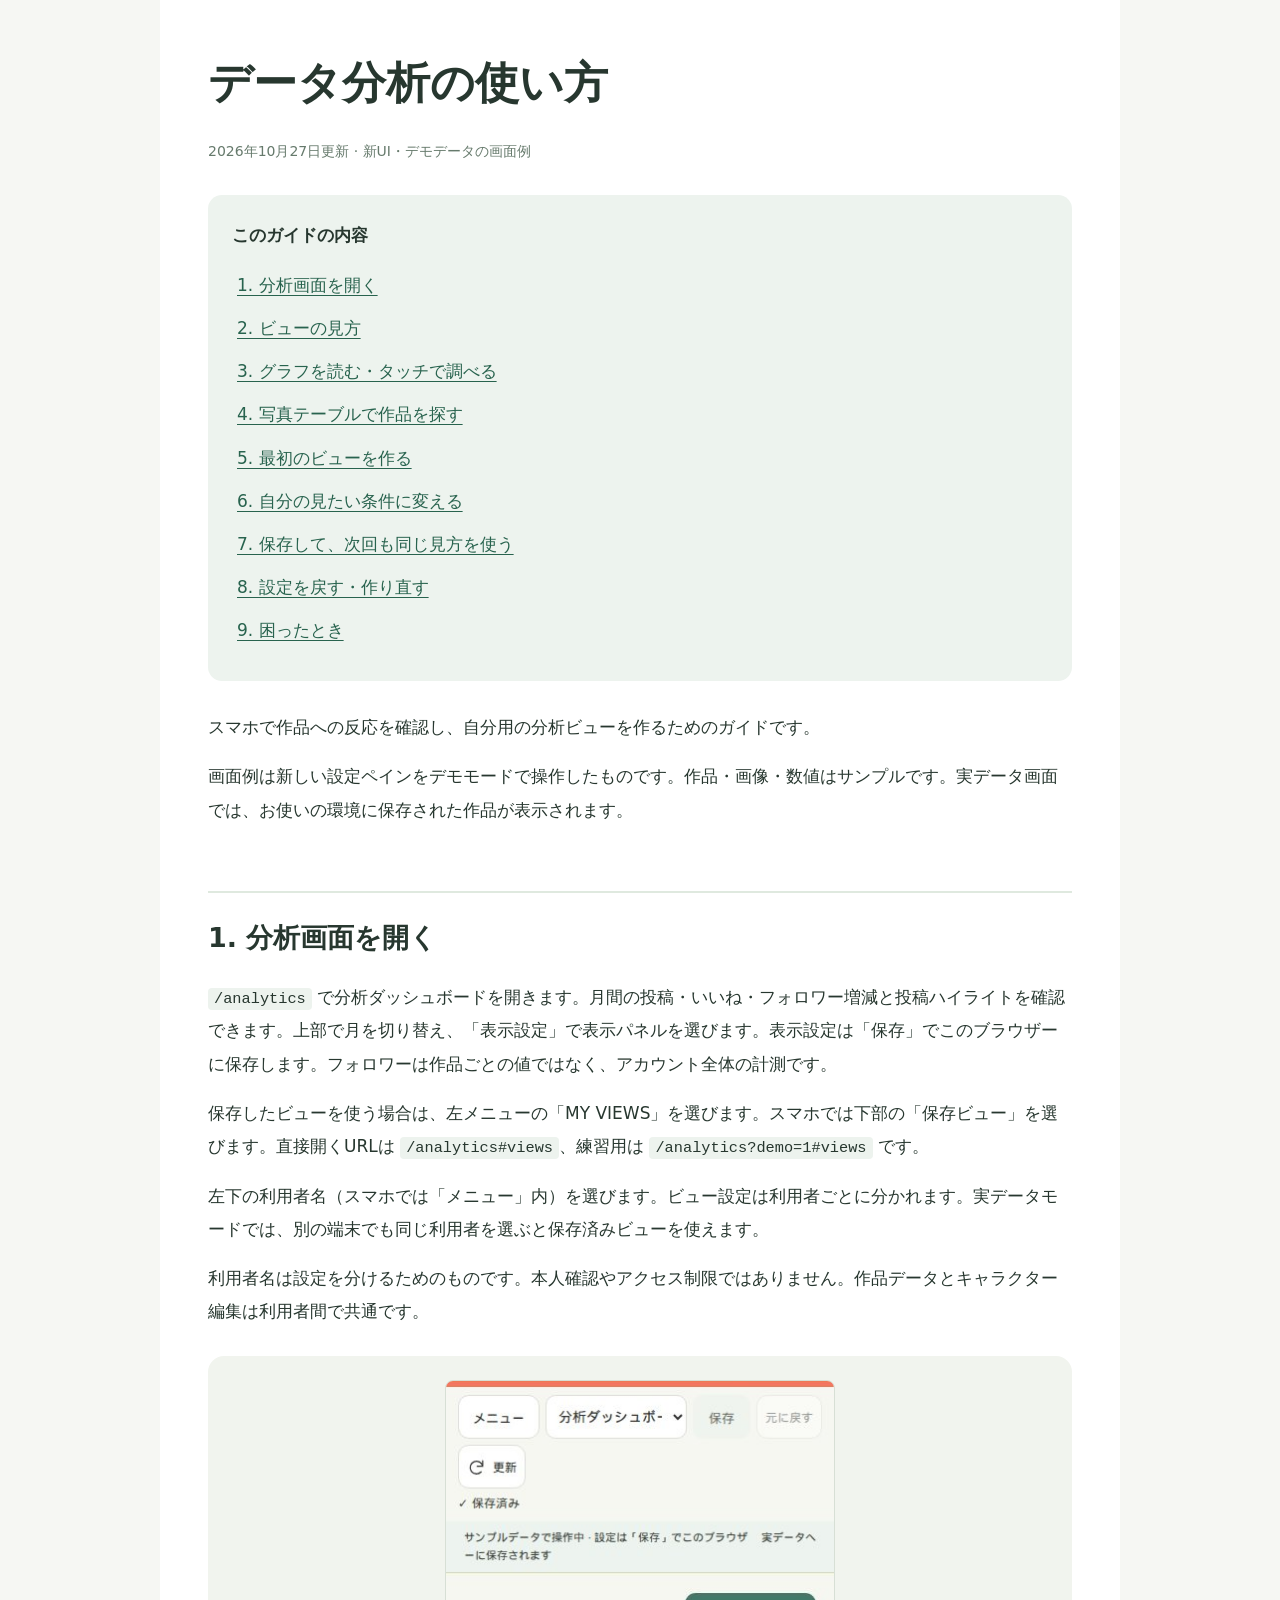
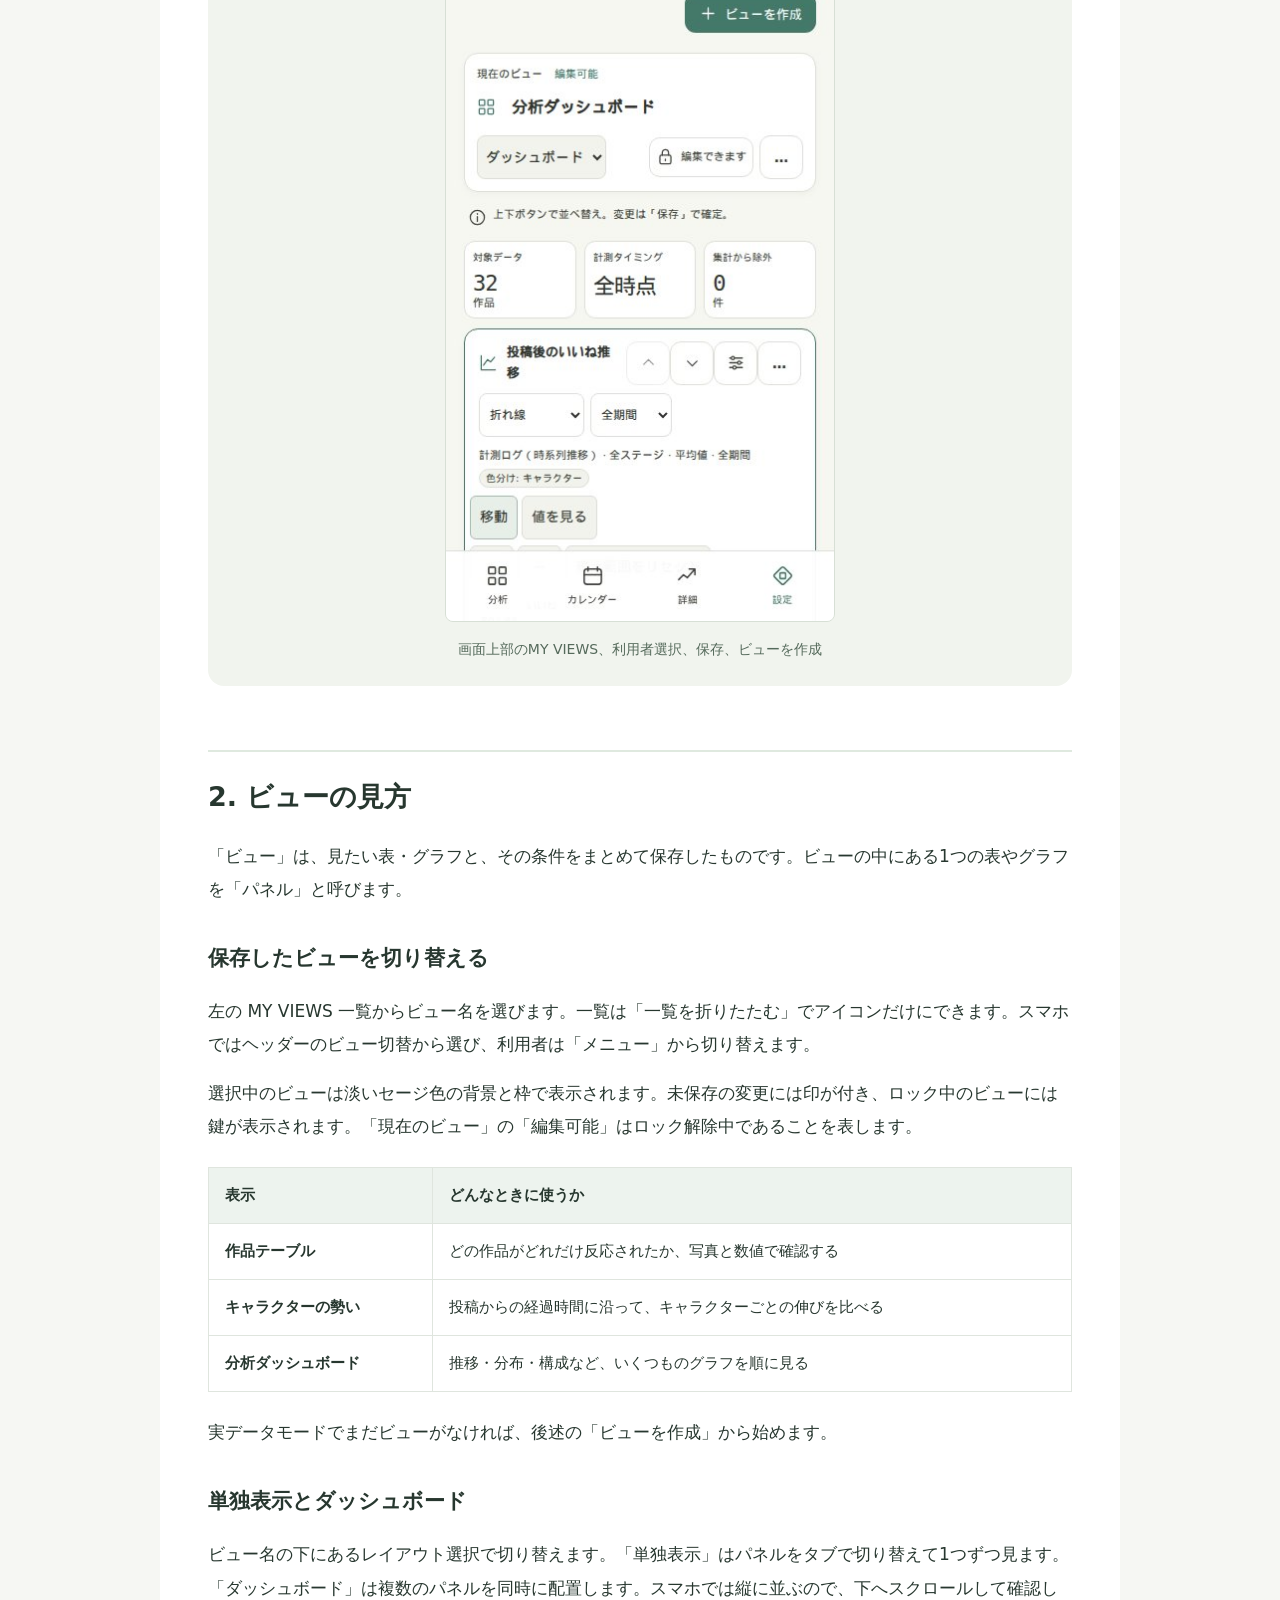
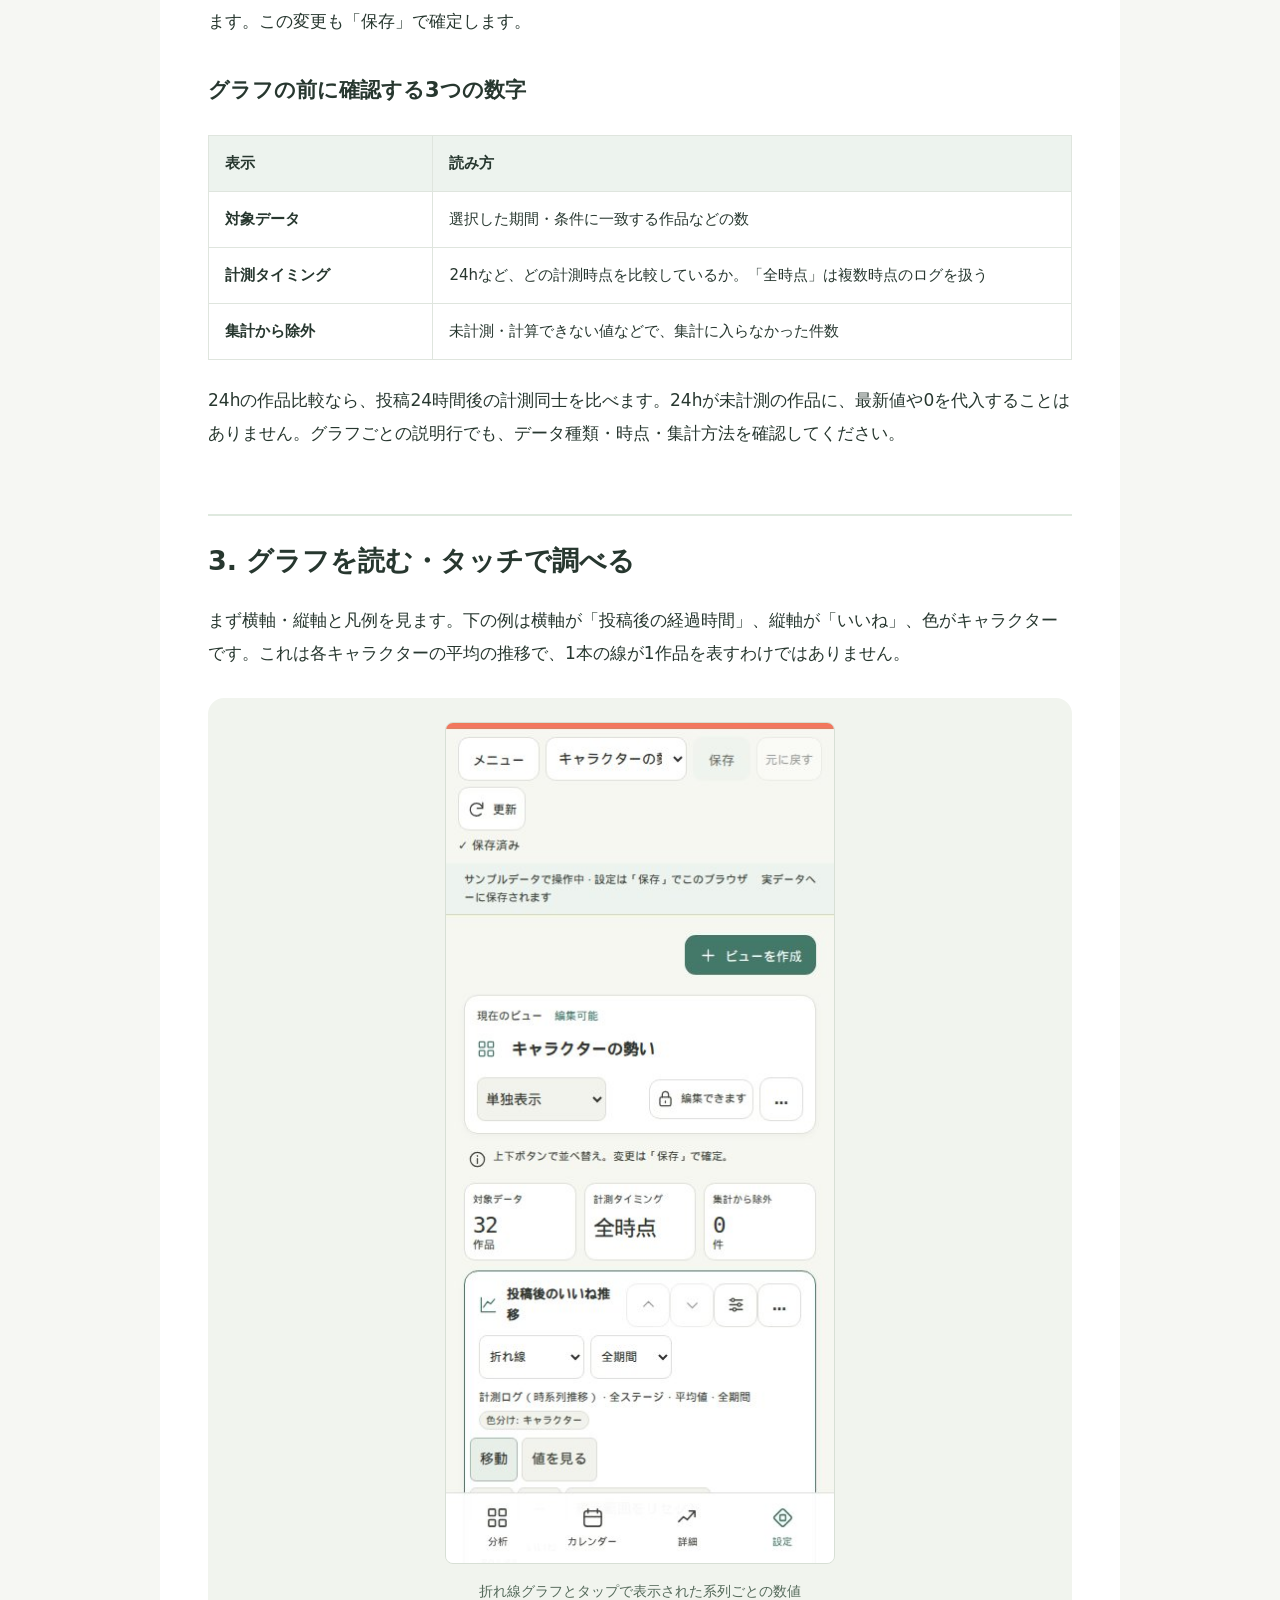
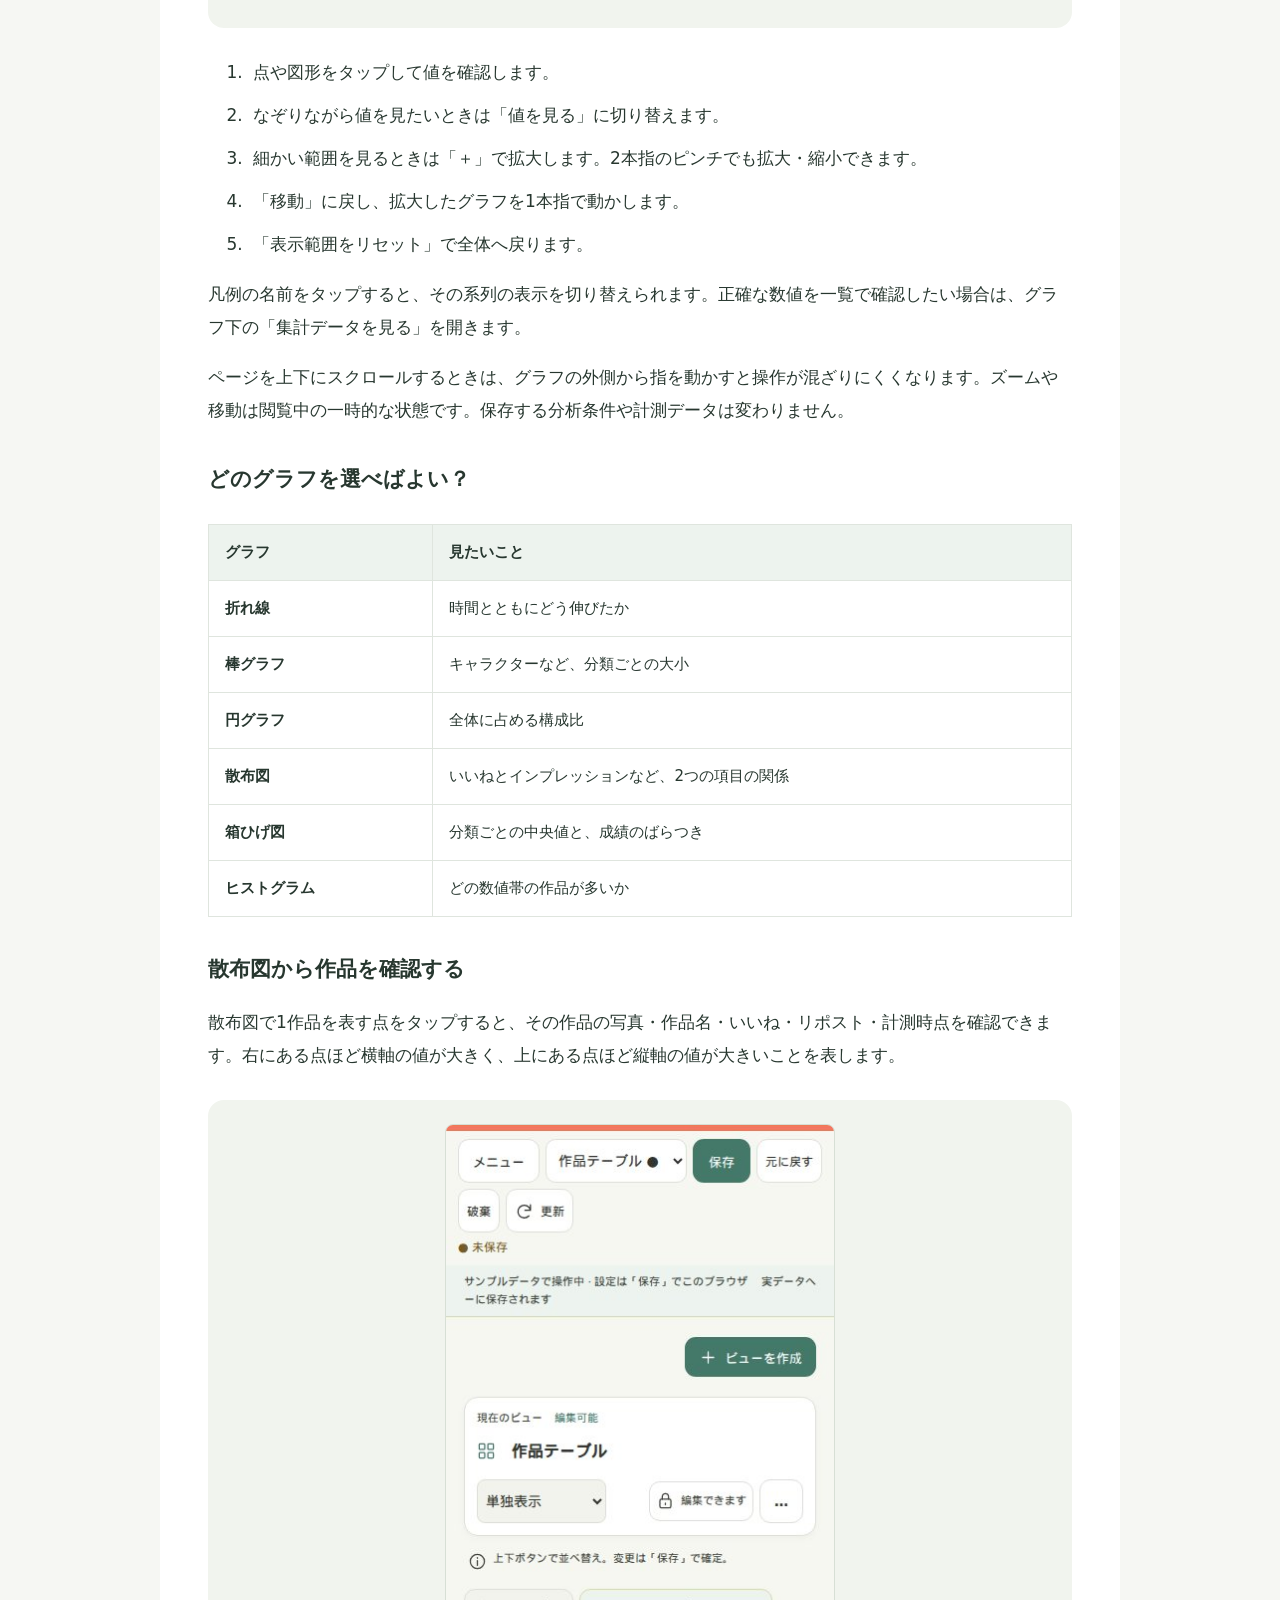
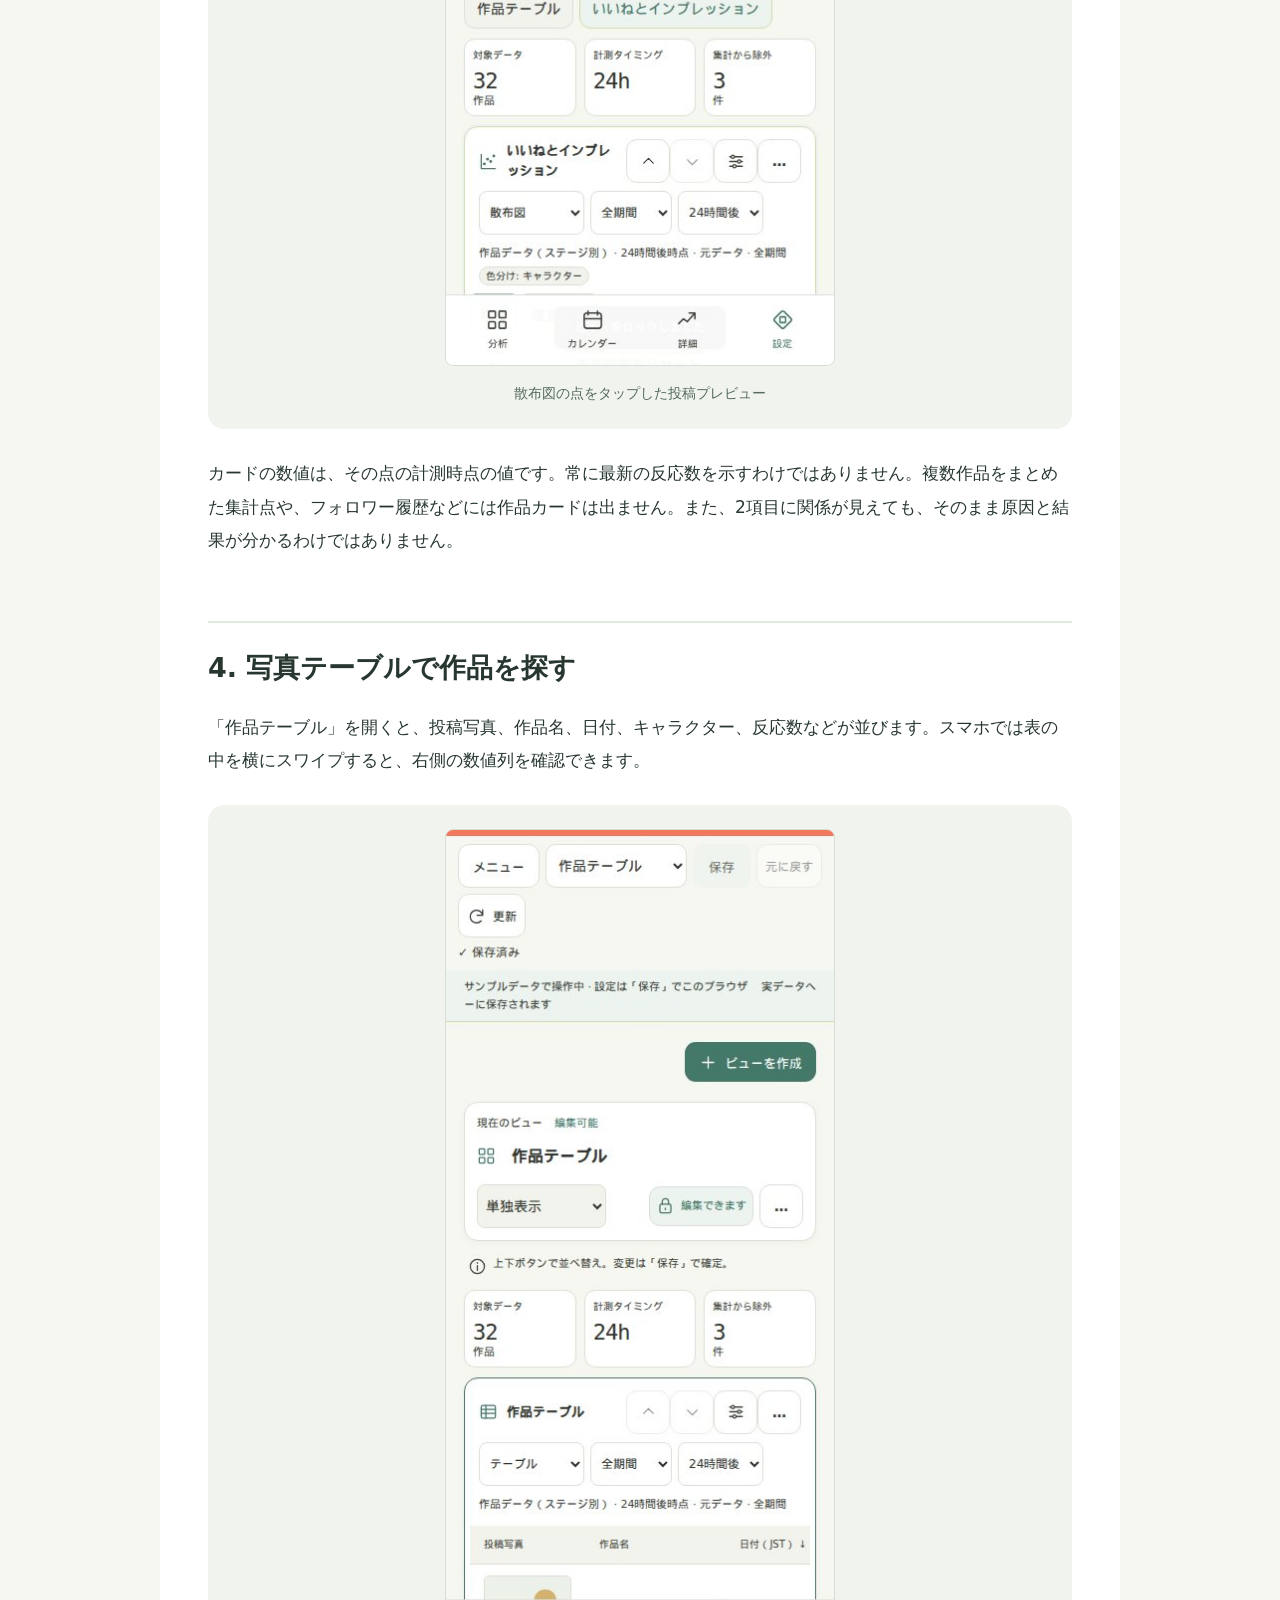
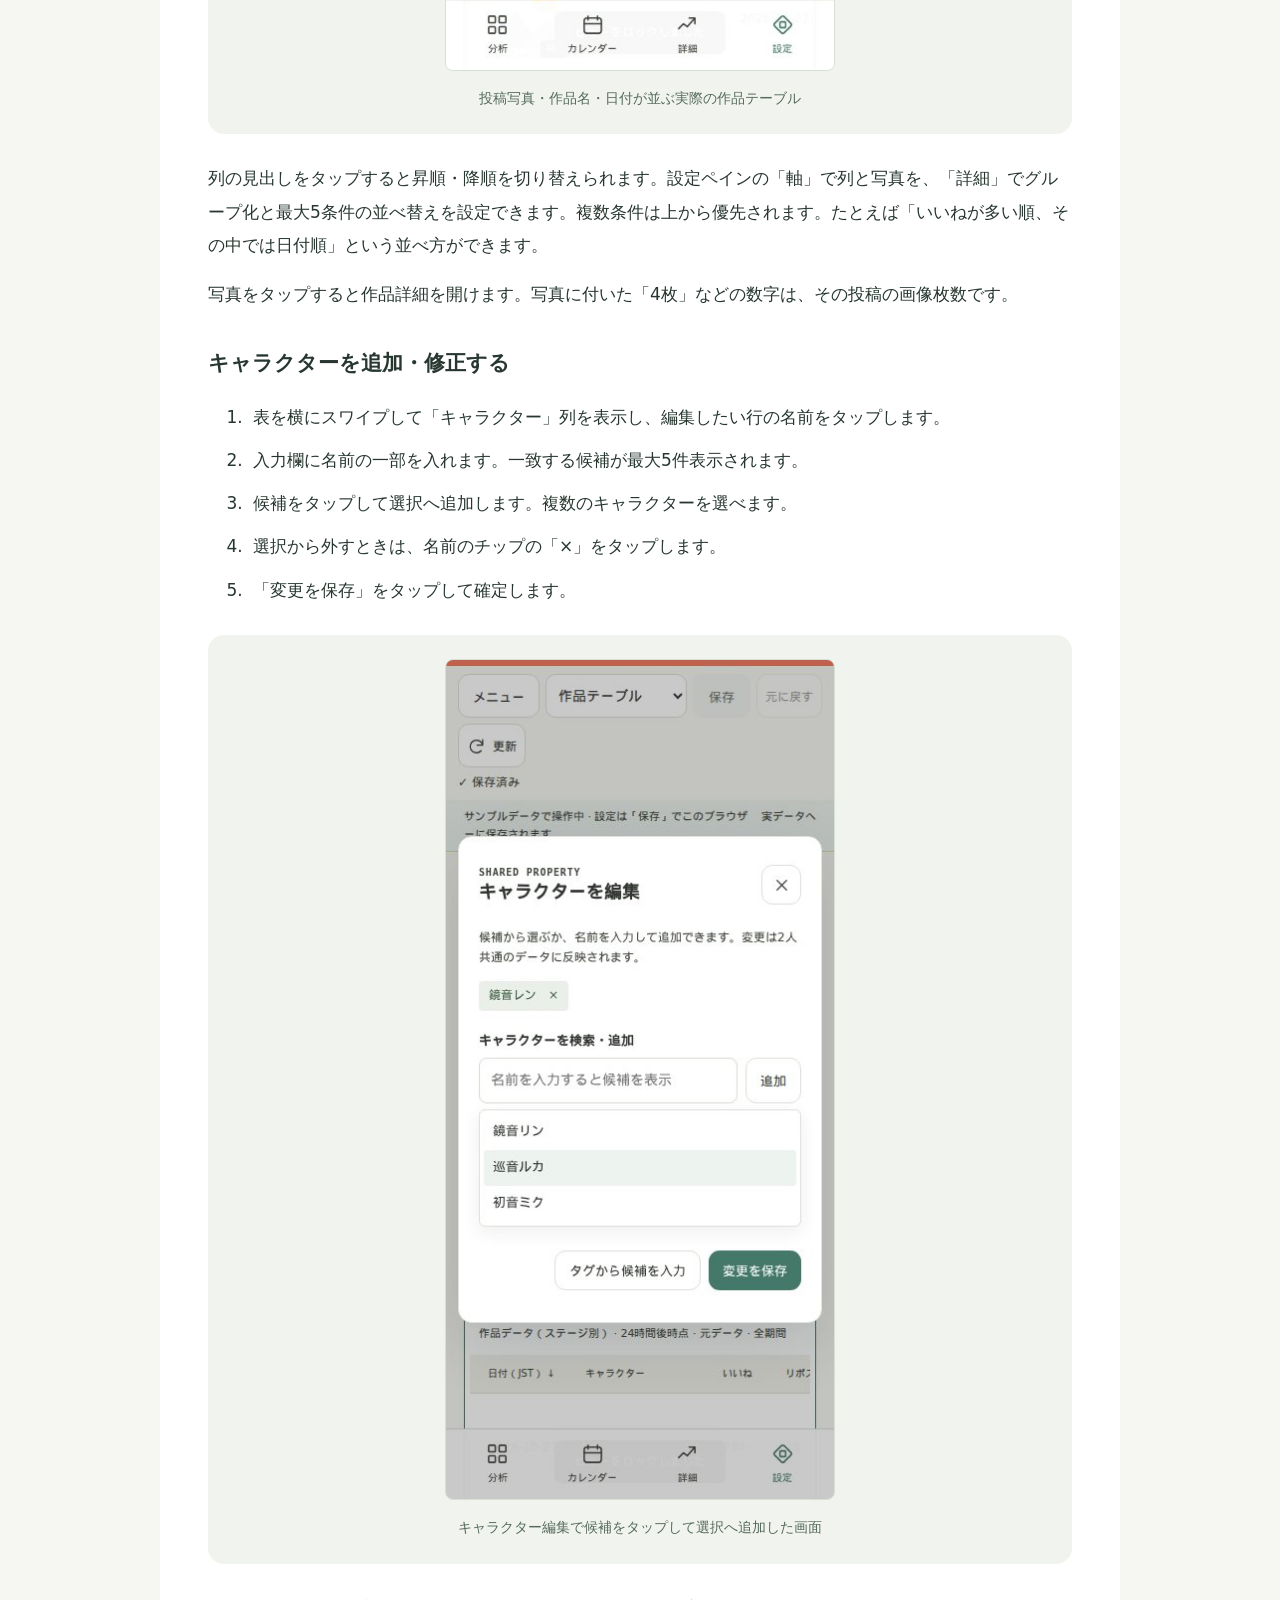
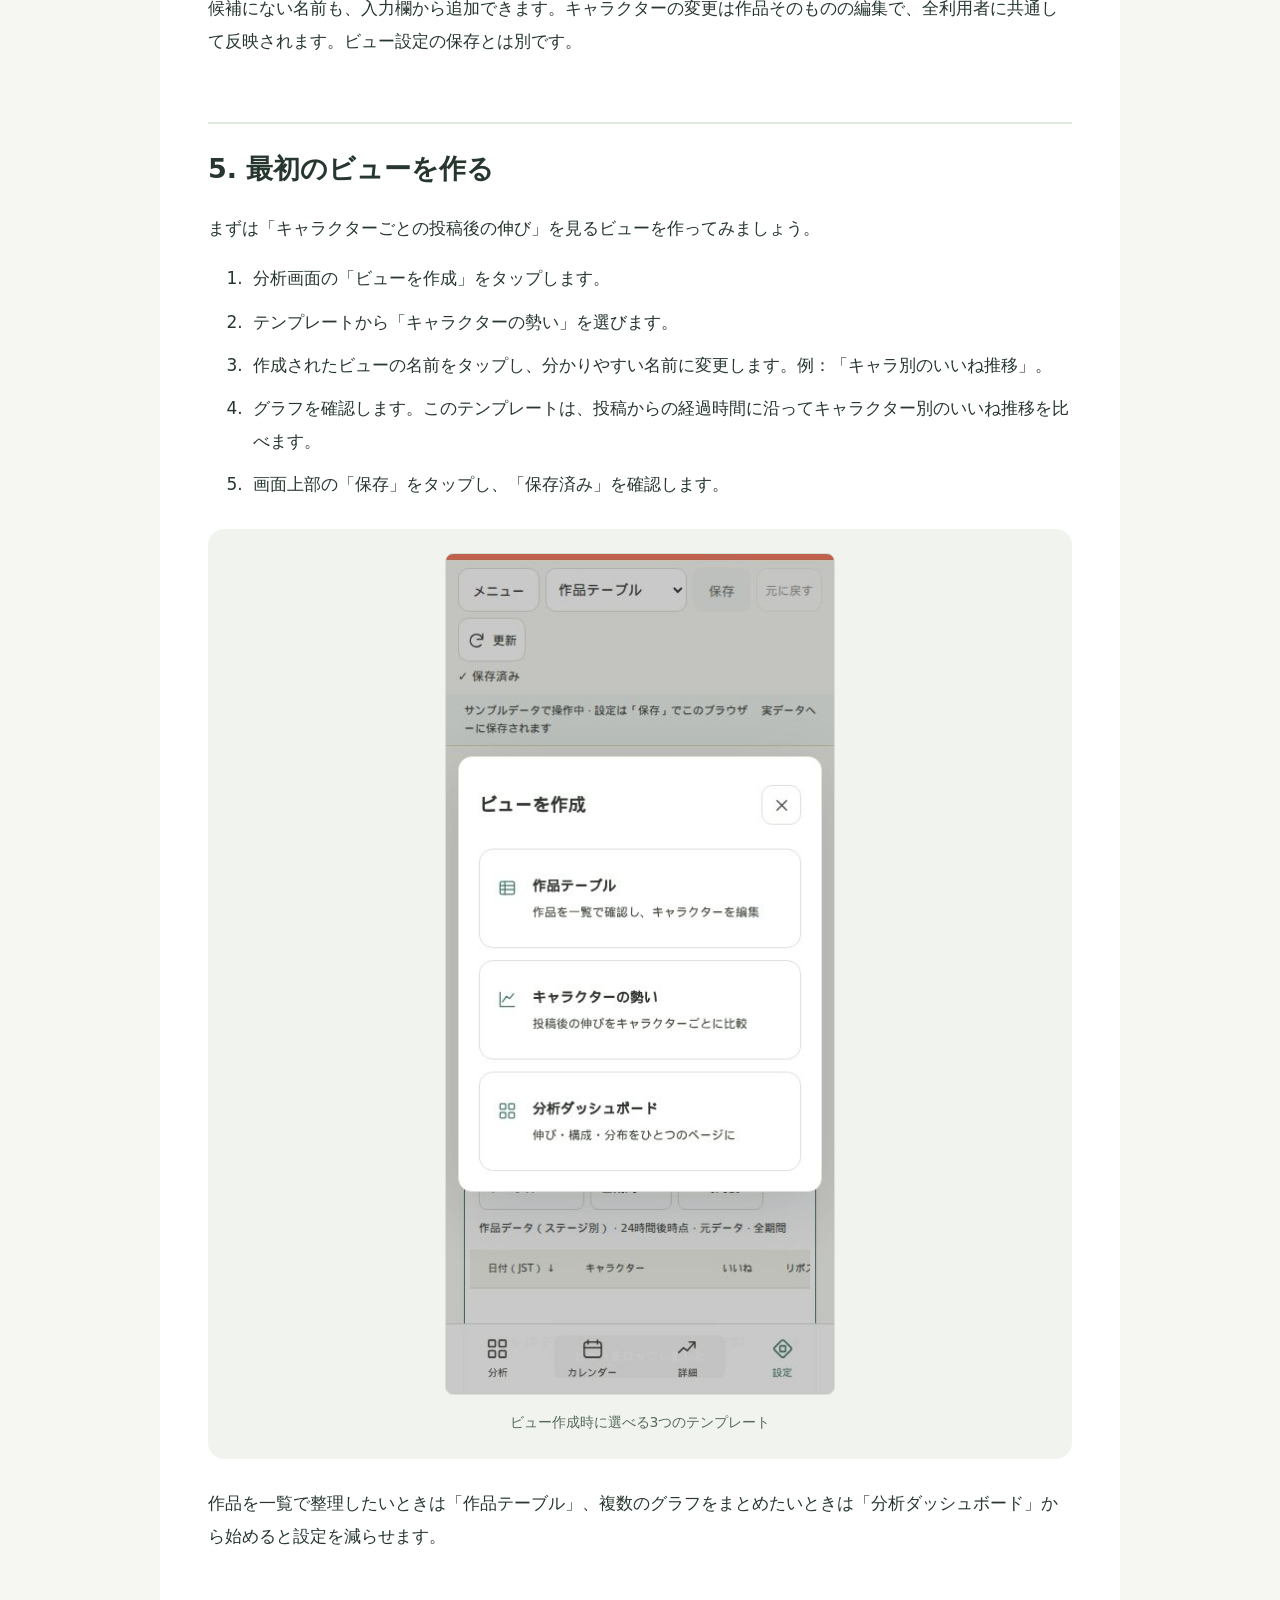
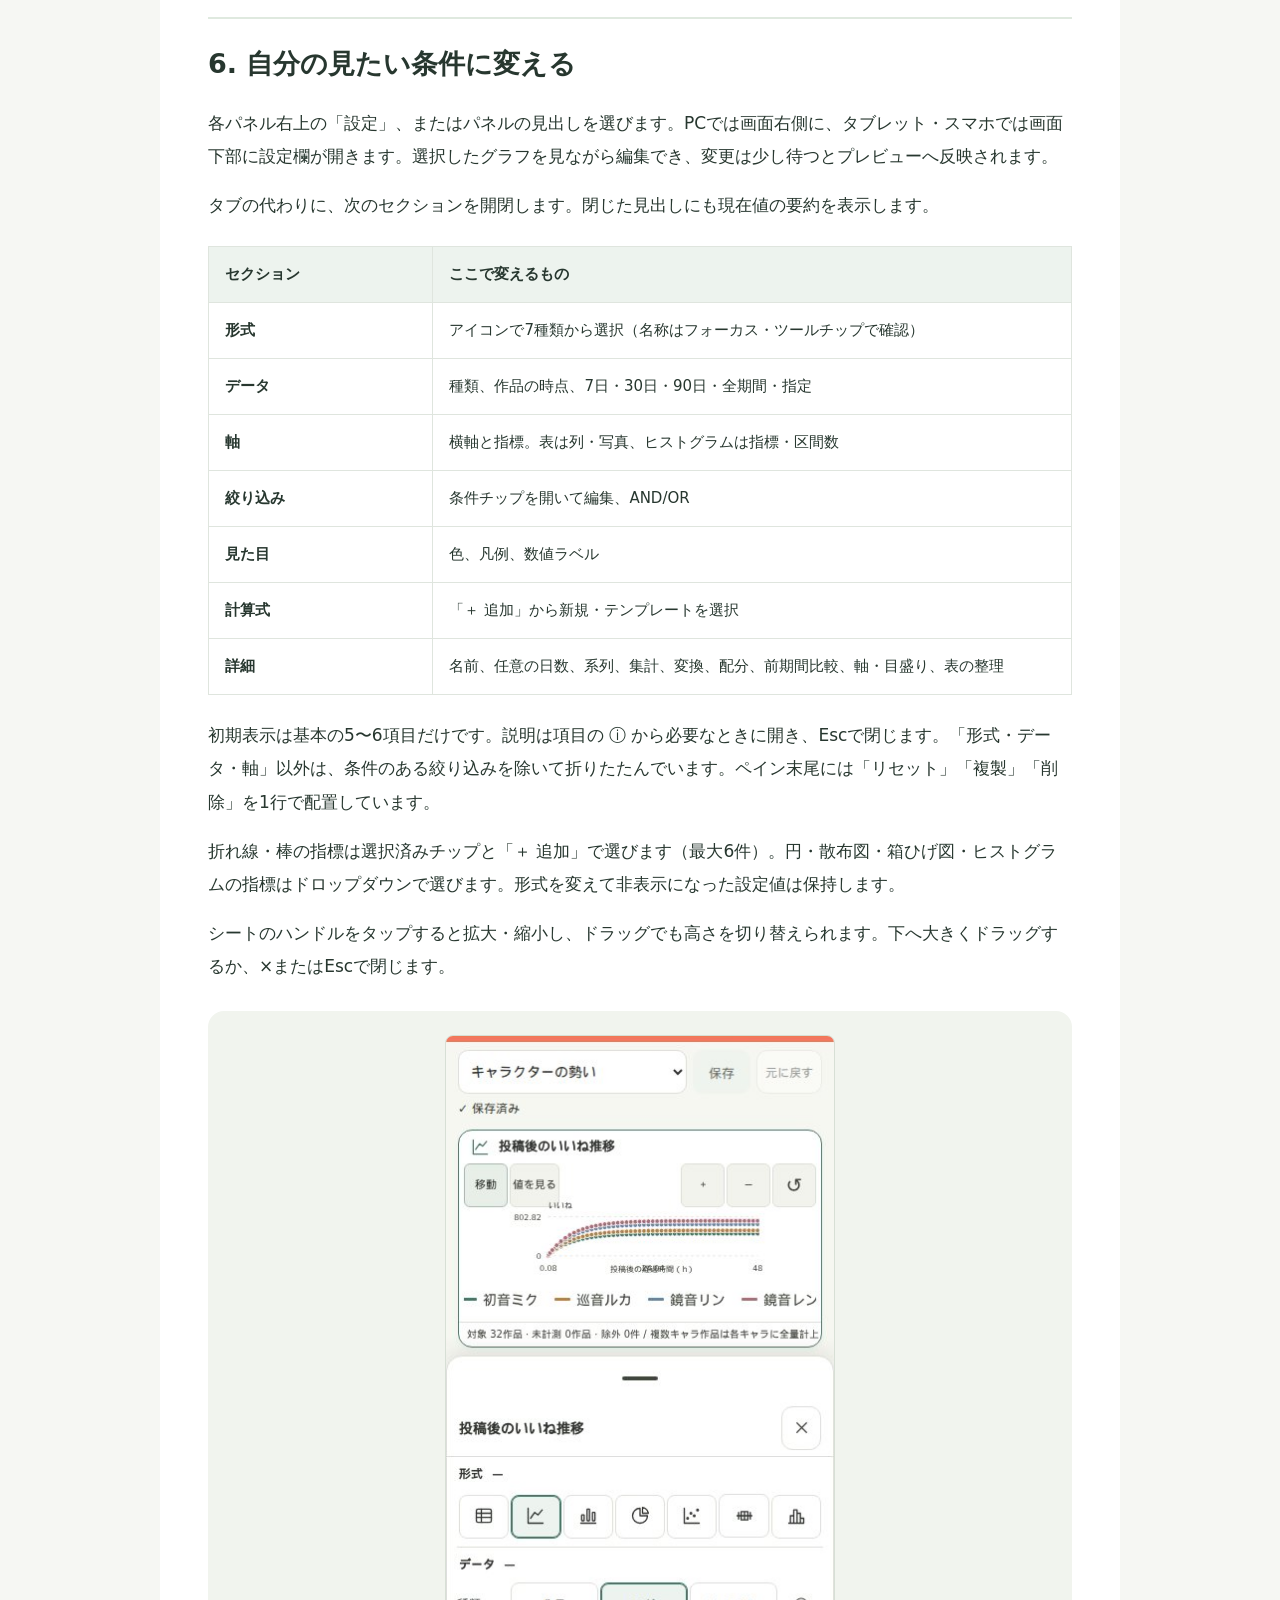
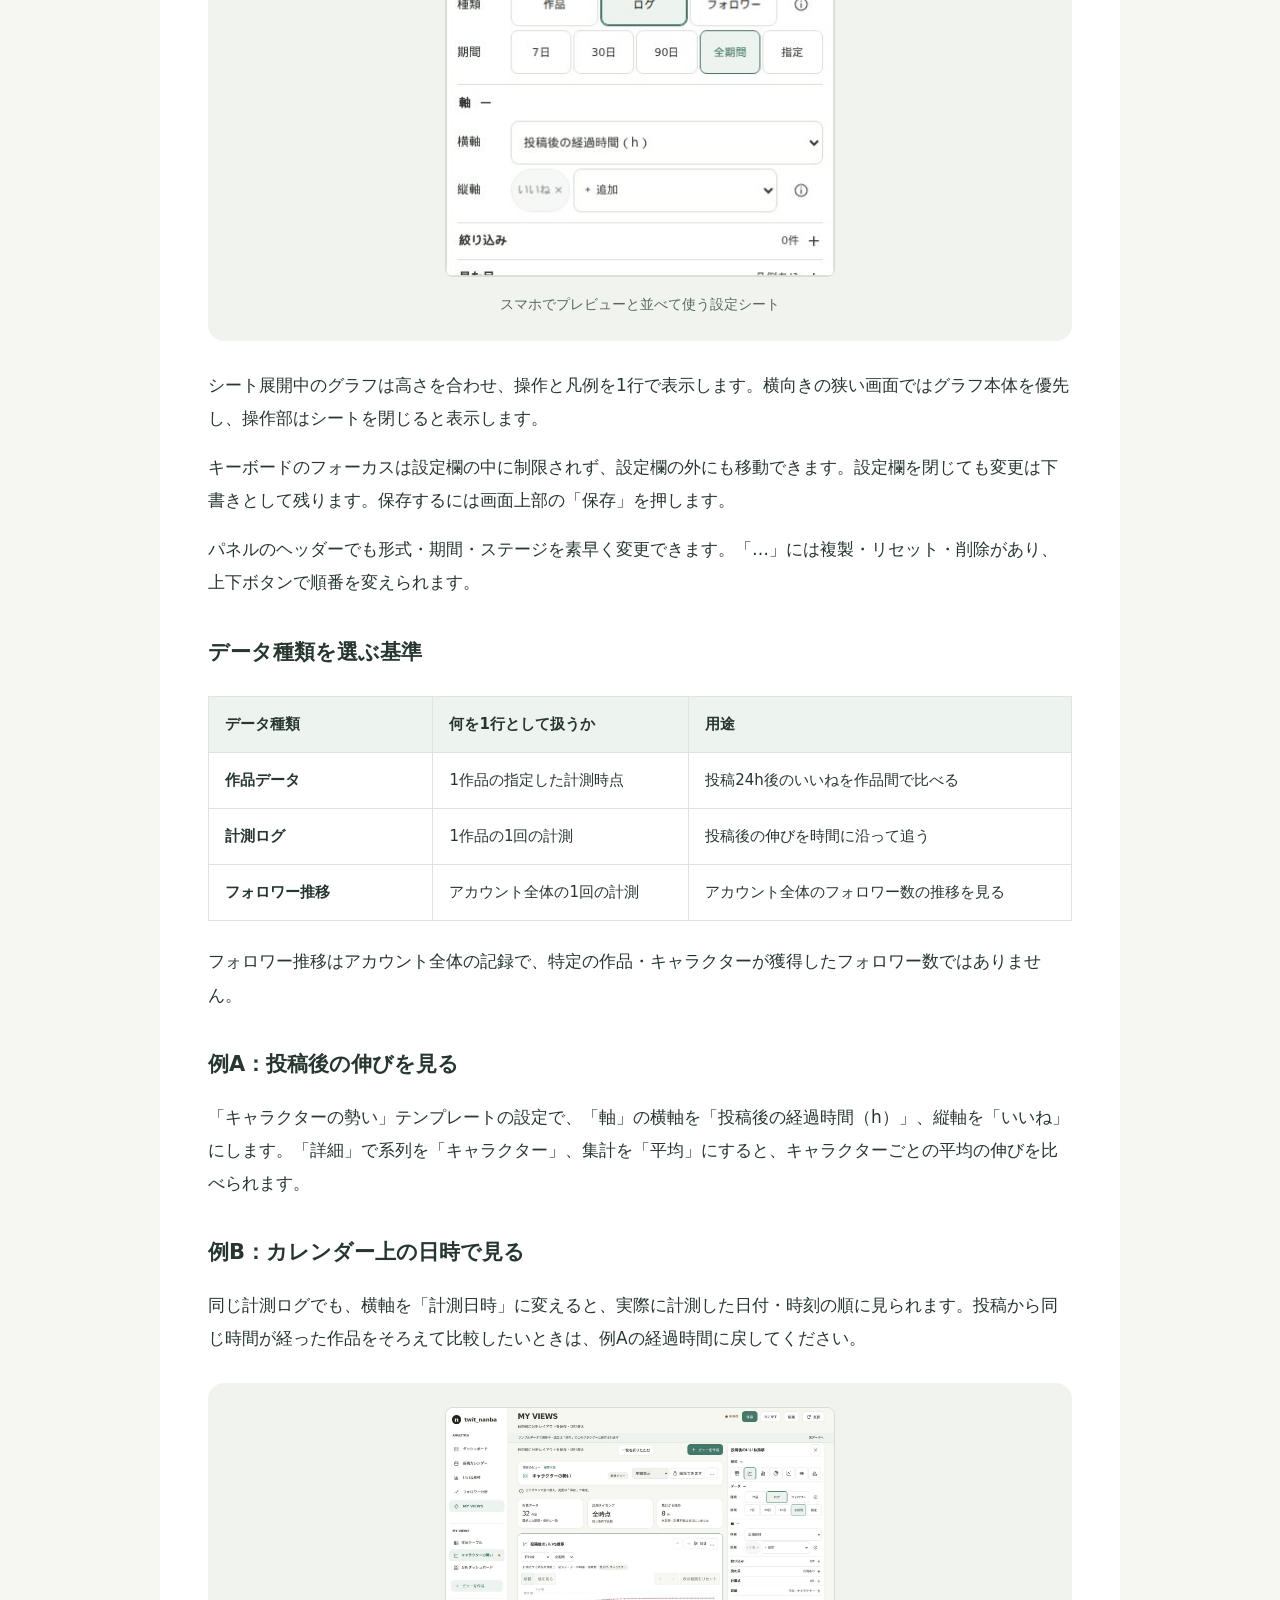
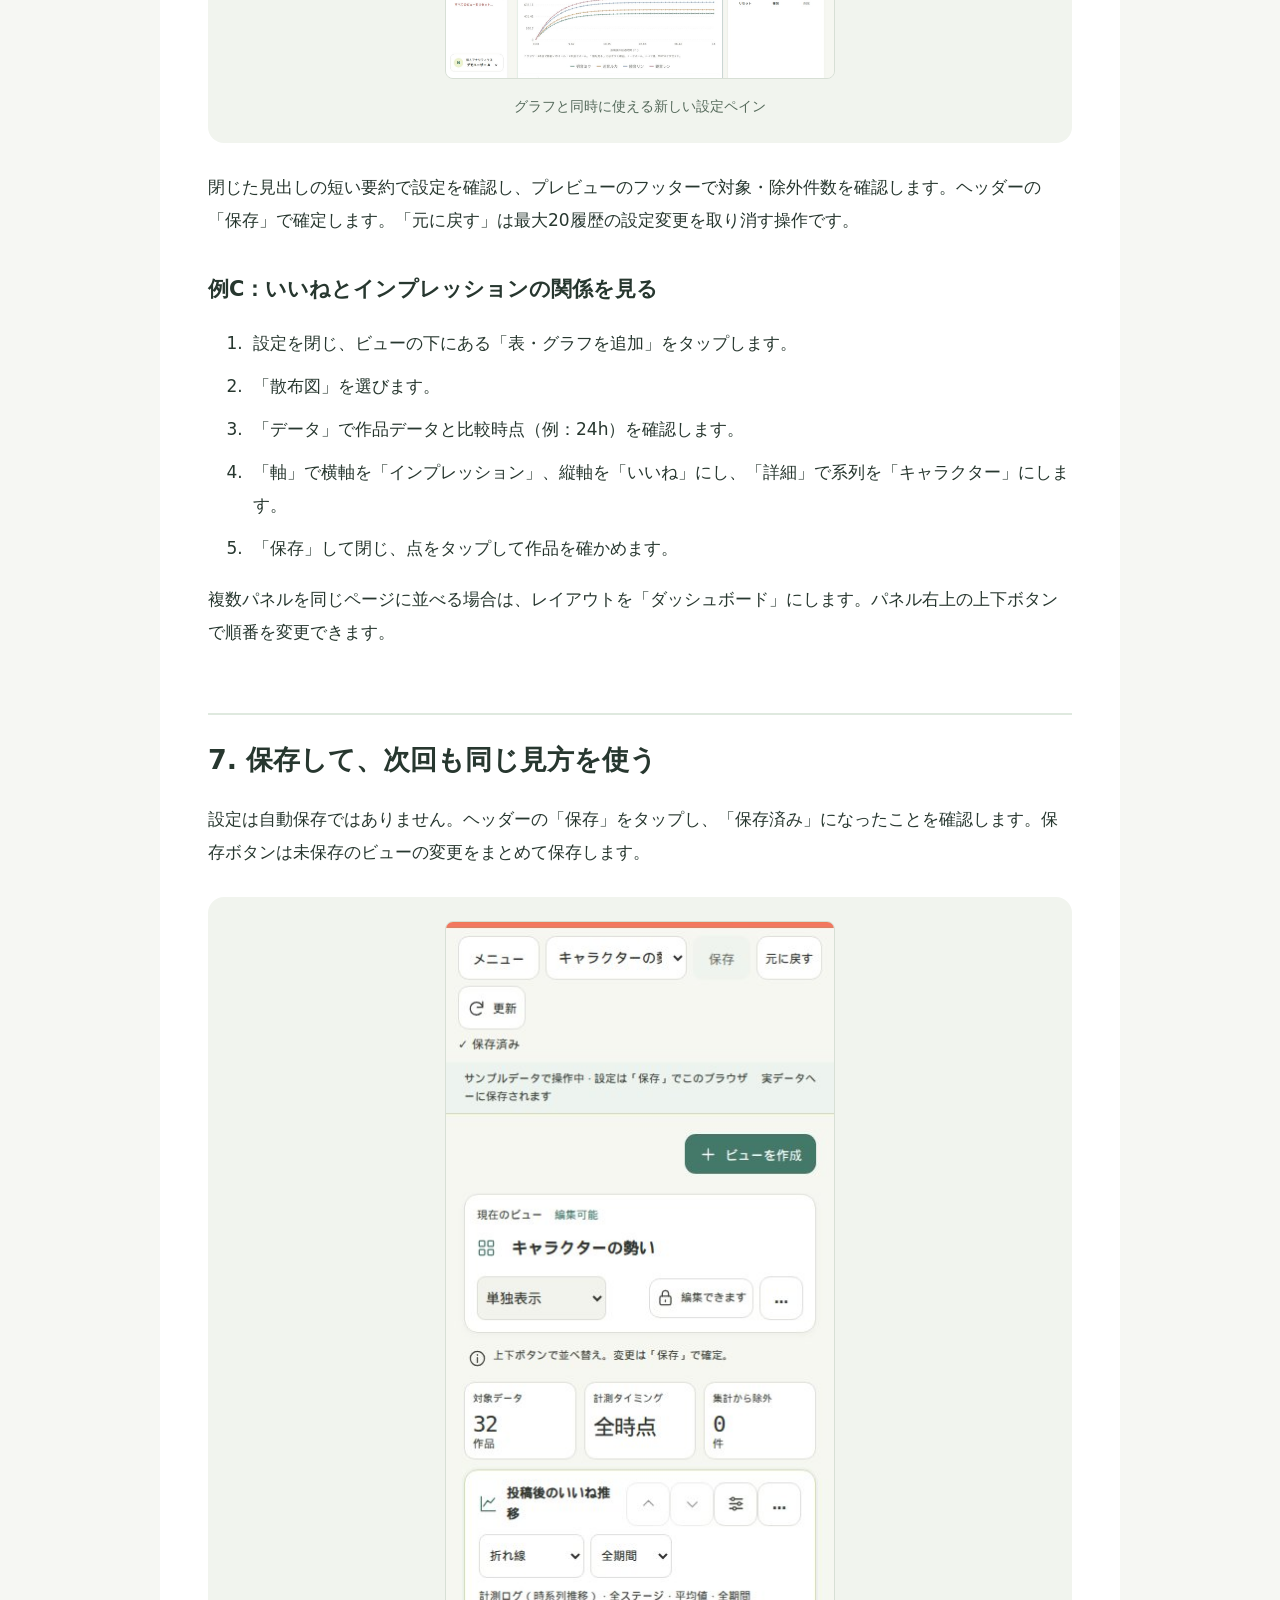
<file: docs/analytics-user-guide.html>
<!doctype html>
<html lang="ja"><head><meta charset="utf-8"><meta name="viewport" content="width=device-width,initial-scale=1"><title>データ分析の使い方 | twit_nanba</title><style>*{box-sizing:border-box}html{scroll-behavior:smooth;scroll-padding-top:24px}body{margin:0;background:#f6f7f3;color:#27372f;font:17px/1.95 system-ui,-apple-system,"Noto Sans JP",sans-serif}main{max-width:960px;margin:auto;padding:52px 48px 100px;background:#fff}h1{font-size:clamp(30px,6vw,44px);line-height:1.4;margin:0 0 24px}h2{font-size:27px;margin:64px 0 22px;padding-top:24px;border-top:2px solid #dfe9df;line-height:1.55}h3{font-size:21px;margin:32px 0 12px}p{margin:16px 0}a{color:#28634e;text-underline-offset:4px}nav{padding:24px;background:#edf3ee;border-radius:14px;margin:30px 0}nav ol{margin-bottom:0;padding-left:0;list-style:none}li{padding-left:5px;margin:10px 0}.table-wrap{overflow:auto;margin:24px 0}table{border-collapse:collapse;width:100%;font-size:15px;line-height:1.8;min-width:480px}th,td{padding:14px 16px;text-align:left;border:1px solid #dfe5de;vertical-align:top}th{background:#edf3ee}td:first-child{font-weight:600;width:26%}figure{margin:28px 0;padding:24px;background:#f1f4ee;border-radius:16px;text-align:center}figure img{display:block;max-width:100%;width:390px;height:auto;margin:auto;border:1px solid #d7dfd5;border-radius:8px}figcaption{font-size:14px;line-height:1.7;color:#556a5b;margin-top:16px}code{background:#edf3ee;padding:2px 6px;border-radius:4px;font-size:.9em}.meta{font-size:14px;color:#667a6c}.top{display:inline-block;margin-top:40px}@media(max-width:600px){main{padding:28px 20px 60px}h2{font-size:24px;margin-top:48px}figure{padding:12px}nav{padding:18px}table{min-width:440px}ol{padding-left:26px}}@media print{body,main{background:white}main{padding:0}nav{display:none}h2{break-before:page}figure{break-inside:avoid}figure img{width:240px}a{color:inherit}}</style></head><body><main id="top">
<h1>データ分析の使い方</h1>
<p class="meta">2026年10月27日更新 · 新UI・デモデータの画面例</p>
<nav aria-label="目次"><strong>このガイドの内容</strong><ol><li><a href="#section-1">1. 分析画面を開く</a></li><li><a href="#section-2">2. ビューの見方</a></li><li><a href="#section-3">3. グラフを読む・タッチで調べる</a></li><li><a href="#section-4">4. 写真テーブルで作品を探す</a></li><li><a href="#section-5">5. 最初のビューを作る</a></li><li><a href="#section-6">6. 自分の見たい条件に変える</a></li><li><a href="#section-7">7. 保存して、次回も同じ見方を使う</a></li><li><a href="#section-8">8. 設定を戻す・作り直す</a></li><li><a href="#section-9">9. 困ったとき</a></li></ol></nav>
<p>スマホで作品への反応を確認し、自分用の分析ビューを作るためのガイドです。</p>
<p>画面例は新しい設定ペインをデモモードで操作したものです。作品・画像・数値はサンプルです。実データ画面では、お使いの環境に保存された作品が表示されます。</p>
<h2 id="section-1">1. 分析画面を開く</h2>
<p><code>/analytics</code> で分析ダッシュボードを開きます。月間の投稿・いいね・フォロワー増減と投稿ハイライトを確認できます。上部で月を切り替え、「表示設定」で表示パネルを選びます。表示設定は「保存」でこのブラウザーに保存します。フォロワーは作品ごとの値ではなく、アカウント全体の計測です。</p>
<p>保存したビューを使う場合は、左メニューの「MY VIEWS」を選びます。スマホでは下部の「保存ビュー」を選びます。直接開くURLは <code>/analytics#views</code>、練習用は <code>/analytics?demo=1#views</code> です。</p>
<p>左下の利用者名（スマホでは「メニュー」内）を選びます。ビュー設定は利用者ごとに分かれます。実データモードでは、別の端末でも同じ利用者を選ぶと保存済みビューを使えます。</p>
<p>利用者名は設定を分けるためのものです。本人確認やアクセス制限ではありません。作品データとキャラクター編集は利用者間で共通です。</p>
<figure><a href="images/analytics/views.jpg"><img src="images/analytics/views.jpg" alt="画面上部のMY VIEWS、利用者選択、保存、ビューを作成" loading="lazy"></a><figcaption>画面上部のMY VIEWS、利用者選択、保存、ビューを作成</figcaption></figure>
<h2 id="section-2">2. ビューの見方</h2>
<p>「ビュー」は、見たい表・グラフと、その条件をまとめて保存したものです。ビューの中にある1つの表やグラフを「パネル」と呼びます。</p>
<h3>保存したビューを切り替える</h3>
<p>左の MY VIEWS 一覧からビュー名を選びます。一覧は「一覧を折りたたむ」でアイコンだけにできます。スマホではヘッダーのビュー切替から選び、利用者は「メニュー」から切り替えます。</p>
<p>選択中のビューは淡いセージ色の背景と枠で表示されます。未保存の変更には印が付き、ロック中のビューには鍵が表示されます。「現在のビュー」の「編集可能」はロック解除中であることを表します。</p>
<div class="table-wrap"><table><thead><tr><th>表示</th><th>どんなときに使うか</th></tr></thead><tbody><tr><td>作品テーブル</td><td>どの作品がどれだけ反応されたか、写真と数値で確認する</td></tr><tr><td>キャラクターの勢い</td><td>投稿からの経過時間に沿って、キャラクターごとの伸びを比べる</td></tr><tr><td>分析ダッシュボード</td><td>推移・分布・構成など、いくつものグラフを順に見る</td></tr></tbody></table></div>
<p>実データモードでまだビューがなければ、後述の「ビューを作成」から始めます。</p>
<h3>単独表示とダッシュボード</h3>
<p>ビュー名の下にあるレイアウト選択で切り替えます。「単独表示」はパネルをタブで切り替えて1つずつ見ます。「ダッシュボード」は複数のパネルを同時に配置します。スマホでは縦に並ぶので、下へスクロールして確認します。この変更も「保存」で確定します。</p>
<h3>グラフの前に確認する3つの数字</h3>
<div class="table-wrap"><table><thead><tr><th>表示</th><th>読み方</th></tr></thead><tbody><tr><td>対象データ</td><td>選択した期間・条件に一致する作品などの数</td></tr><tr><td>計測タイミング</td><td>24hなど、どの計測時点を比較しているか。「全時点」は複数時点のログを扱う</td></tr><tr><td>集計から除外</td><td>未計測・計算できない値などで、集計に入らなかった件数</td></tr></tbody></table></div>
<p>24hの作品比較なら、投稿24時間後の計測同士を比べます。24hが未計測の作品に、最新値や0を代入することはありません。グラフごとの説明行でも、データ種類・時点・集計方法を確認してください。</p>
<h2 id="section-3">3. グラフを読む・タッチで調べる</h2>
<p>まず横軸・縦軸と凡例を見ます。下の例は横軸が「投稿後の経過時間」、縦軸が「いいね」、色がキャラクターです。これは各キャラクターの平均の推移で、1本の線が1作品を表すわけではありません。</p>
<figure><a href="images/analytics/chart.jpg"><img src="images/analytics/chart.jpg" alt="折れ線グラフとタップで表示された系列ごとの数値" loading="lazy"></a><figcaption>折れ線グラフとタップで表示された系列ごとの数値</figcaption></figure>
<ol><li>点や図形をタップして値を確認します。</li><li>なぞりながら値を見たいときは「値を見る」に切り替えます。</li><li>細かい範囲を見るときは「＋」で拡大します。2本指のピンチでも拡大・縮小できます。</li><li>「移動」に戻し、拡大したグラフを1本指で動かします。</li><li>「表示範囲をリセット」で全体へ戻ります。</li></ol>
<p>凡例の名前をタップすると、その系列の表示を切り替えられます。正確な数値を一覧で確認したい場合は、グラフ下の「集計データを見る」を開きます。</p>
<p>ページを上下にスクロールするときは、グラフの外側から指を動かすと操作が混ざりにくくなります。ズームや移動は閲覧中の一時的な状態です。保存する分析条件や計測データは変わりません。</p>
<h3>どのグラフを選べばよい？</h3>
<div class="table-wrap"><table><thead><tr><th>グラフ</th><th>見たいこと</th></tr></thead><tbody><tr><td>折れ線</td><td>時間とともにどう伸びたか</td></tr><tr><td>棒グラフ</td><td>キャラクターなど、分類ごとの大小</td></tr><tr><td>円グラフ</td><td>全体に占める構成比</td></tr><tr><td>散布図</td><td>いいねとインプレッションなど、2つの項目の関係</td></tr><tr><td>箱ひげ図</td><td>分類ごとの中央値と、成績のばらつき</td></tr><tr><td>ヒストグラム</td><td>どの数値帯の作品が多いか</td></tr></tbody></table></div>
<h3>散布図から作品を確認する</h3>
<p>散布図で1作品を表す点をタップすると、その作品の写真・作品名・いいね・リポスト・計測時点を確認できます。右にある点ほど横軸の値が大きく、上にある点ほど縦軸の値が大きいことを表します。</p>
<figure><a href="images/analytics/scatter.jpg"><img src="images/analytics/scatter.jpg" alt="散布図の点をタップした投稿プレビュー" loading="lazy"></a><figcaption>散布図の点をタップした投稿プレビュー</figcaption></figure>
<p>カードの数値は、その点の計測時点の値です。常に最新の反応数を示すわけではありません。複数作品をまとめた集計点や、フォロワー履歴などには作品カードは出ません。また、2項目に関係が見えても、そのまま原因と結果が分かるわけではありません。</p>
<h2 id="section-4">4. 写真テーブルで作品を探す</h2>
<p>「作品テーブル」を開くと、投稿写真、作品名、日付、キャラクター、反応数などが並びます。スマホでは表の中を横にスワイプすると、右側の数値列を確認できます。</p>
<figure><a href="images/analytics/table.jpg"><img src="images/analytics/table.jpg" alt="投稿写真・作品名・日付が並ぶ実際の作品テーブル" loading="lazy"></a><figcaption>投稿写真・作品名・日付が並ぶ実際の作品テーブル</figcaption></figure>
<p>列の見出しをタップすると昇順・降順を切り替えられます。設定ペインの「軸」で列と写真を、「詳細」でグループ化と最大5条件の並べ替えを設定できます。複数条件は上から優先されます。たとえば「いいねが多い順、その中では日付順」という並べ方ができます。</p>
<p>写真をタップすると作品詳細を開けます。写真に付いた「4枚」などの数字は、その投稿の画像枚数です。</p>
<h3>キャラクターを追加・修正する</h3>
<ol><li>表を横にスワイプして「キャラクター」列を表示し、編集したい行の名前をタップします。</li><li>入力欄に名前の一部を入れます。一致する候補が最大5件表示されます。</li><li>候補をタップして選択へ追加します。複数のキャラクターを選べます。</li><li>選択から外すときは、名前のチップの「×」をタップします。</li><li>「変更を保存」をタップして確定します。</li></ol>
<figure><a href="images/analytics/characters.jpg"><img src="images/analytics/characters.jpg" alt="キャラクター編集で候補をタップして選択へ追加した画面" loading="lazy"></a><figcaption>キャラクター編集で候補をタップして選択へ追加した画面</figcaption></figure>
<p>候補にない名前も、入力欄から追加できます。キャラクターの変更は作品そのものの編集で、全利用者に共通して反映されます。ビュー設定の保存とは別です。</p>
<h2 id="section-5">5. 最初のビューを作る</h2>
<p>まずは「キャラクターごとの投稿後の伸び」を見るビューを作ってみましょう。</p>
<ol><li>分析画面の「ビューを作成」をタップします。</li><li>テンプレートから「キャラクターの勢い」を選びます。</li><li>作成されたビューの名前をタップし、分かりやすい名前に変更します。例：「キャラ別のいいね推移」。</li><li>グラフを確認します。このテンプレートは、投稿からの経過時間に沿ってキャラクター別のいいね推移を比べます。</li><li>画面上部の「保存」をタップし、「保存済み」を確認します。</li></ol>
<figure><a href="images/analytics/templates.jpg"><img src="images/analytics/templates.jpg" alt="ビュー作成時に選べる3つのテンプレート" loading="lazy"></a><figcaption>ビュー作成時に選べる3つのテンプレート</figcaption></figure>
<p>作品を一覧で整理したいときは「作品テーブル」、複数のグラフをまとめたいときは「分析ダッシュボード」から始めると設定を減らせます。</p>
<h2 id="section-6">6. 自分の見たい条件に変える</h2>
<p>各パネル右上の「設定」、またはパネルの見出しを選びます。PCでは画面右側に、タブレット・スマホでは画面下部に設定欄が開きます。選択したグラフを見ながら編集でき、変更は少し待つとプレビューへ反映されます。</p>
<p>タブの代わりに、次のセクションを開閉します。閉じた見出しにも現在値の要約を表示します。</p>
<div class="table-wrap"><table><thead><tr><th>セクション</th><th>ここで変えるもの</th></tr></thead><tbody><tr><td>形式</td><td>アイコンで7種類から選択（名称はフォーカス・ツールチップで確認）</td></tr><tr><td>データ</td><td>種類、作品の時点、7日・30日・90日・全期間・指定</td></tr><tr><td>軸</td><td>横軸と指標。表は列・写真、ヒストグラムは指標・区間数</td></tr><tr><td>絞り込み</td><td>条件チップを開いて編集、AND/OR</td></tr><tr><td>見た目</td><td>色、凡例、数値ラベル</td></tr><tr><td>計算式</td><td>「＋ 追加」から新規・テンプレートを選択</td></tr><tr><td>詳細</td><td>名前、任意の日数、系列、集計、変換、配分、前期間比較、軸・目盛り、表の整理</td></tr></tbody></table></div>
<p>初期表示は基本の5〜6項目だけです。説明は項目の ⓘ から必要なときに開き、Escで閉じます。「形式・データ・軸」以外は、条件のある絞り込みを除いて折りたたんでいます。ペイン末尾には「リセット」「複製」「削除」を1行で配置しています。</p>
<p>折れ線・棒の指標は選択済みチップと「＋ 追加」で選びます（最大6件）。円・散布図・箱ひげ図・ヒストグラムの指標はドロップダウンで選びます。形式を変えて非表示になった設定値は保持します。</p>
<p>シートのハンドルをタップすると拡大・縮小し、ドラッグでも高さを切り替えられます。下へ大きくドラッグするか、×またはEscで閉じます。</p>
<figure><a href="images/analytics/settings-mobile.jpg"><img src="images/analytics/settings-mobile.jpg" alt="スマホでプレビューと並べて使う設定シート" loading="lazy"></a><figcaption>スマホでプレビューと並べて使う設定シート</figcaption></figure>
<p>シート展開中のグラフは高さを合わせ、操作と凡例を1行で表示します。横向きの狭い画面ではグラフ本体を優先し、操作部はシートを閉じると表示します。</p>
<p>キーボードのフォーカスは設定欄の中に制限されず、設定欄の外にも移動できます。設定欄を閉じても変更は下書きとして残ります。保存するには画面上部の「保存」を押します。</p>
<p>パネルのヘッダーでも形式・期間・ステージを素早く変更できます。「…」には複製・リセット・削除があり、上下ボタンで順番を変えられます。</p>
<h3>データ種類を選ぶ基準</h3>
<div class="table-wrap"><table><thead><tr><th>データ種類</th><th>何を1行として扱うか</th><th>用途</th></tr></thead><tbody><tr><td>作品データ</td><td>1作品の指定した計測時点</td><td>投稿24h後のいいねを作品間で比べる</td></tr><tr><td>計測ログ</td><td>1作品の1回の計測</td><td>投稿後の伸びを時間に沿って追う</td></tr><tr><td>フォロワー推移</td><td>アカウント全体の1回の計測</td><td>アカウント全体のフォロワー数の推移を見る</td></tr></tbody></table></div>
<p>フォロワー推移はアカウント全体の記録で、特定の作品・キャラクターが獲得したフォロワー数ではありません。</p>
<h3>例A：投稿後の伸びを見る</h3>
<p>「キャラクターの勢い」テンプレートの設定で、「軸」の横軸を「投稿後の経過時間（h）」、縦軸を「いいね」にします。「詳細」で系列を「キャラクター」、集計を「平均」にすると、キャラクターごとの平均の伸びを比べられます。</p>
<h3>例B：カレンダー上の日時で見る</h3>
<p>同じ計測ログでも、横軸を「計測日時」に変えると、実際に計測した日付・時刻の順に見られます。投稿から同じ時間が経った作品をそろえて比較したいときは、例Aの経過時間に戻してください。</p>
<figure><a href="images/analytics/settings.jpg"><img src="images/analytics/settings.jpg" alt="グラフと同時に使える新しい設定ペイン" loading="lazy"></a><figcaption>グラフと同時に使える新しい設定ペイン</figcaption></figure>
<p>閉じた見出しの短い要約で設定を確認し、プレビューのフッターで対象・除外件数を確認します。ヘッダーの「保存」で確定します。「元に戻す」は最大20履歴の設定変更を取り消す操作です。</p>
<h3>例C：いいねとインプレッションの関係を見る</h3>
<ol><li>設定を閉じ、ビューの下にある「表・グラフを追加」をタップします。</li><li>「散布図」を選びます。</li><li>「データ」で作品データと比較時点（例：24h）を確認します。</li><li>「軸」で横軸を「インプレッション」、縦軸を「いいね」にし、「詳細」で系列を「キャラクター」にします。</li><li>「保存」して閉じ、点をタップして作品を確かめます。</li></ol>
<p>複数パネルを同じページに並べる場合は、レイアウトを「ダッシュボード」にします。パネル右上の上下ボタンで順番を変更できます。</p>
<h2 id="section-7">7. 保存して、次回も同じ見方を使う</h2>
<p>設定は自動保存ではありません。ヘッダーの「保存」をタップし、「保存済み」になったことを確認します。保存ボタンは未保存のビューの変更をまとめて保存します。</p>
<figure><a href="images/analytics/saved.jpg"><img src="images/analytics/saved.jpg" alt="ヘッダーに保存済みの表示が出た状態" loading="lazy"></a><figcaption>ヘッダーに保存済みの表示が出た状態</figcaption></figure>
<p>「更新」はデータの再集計です。設定の保存や、Xの数値の新規取得をするボタンではありません。保存したビューは、開くたびにその条件で現在のデータを集計します。「直近30日」などの相対期間なら、対象期間も日付に合わせて動きます。</p>
<p>デモモードではビュー設定を同じブラウザーに保存します。実データモードのように、別端末へ設定を共有するものではありません。</p>
<h3>完成したビューをロックする</h3>
<p>保存後、ビュー名付近の「編集できます」トグルをタップします。ロック中は名前・レイアウト・パネル設定・並べ替え・削除などを変更できません。再編集するときは「ロック中」トグルで解除します。ロック状態は切り替え時に保存されます。</p>
<figure><a href="images/analytics/locked.jpg"><img src="images/analytics/locked.jpg" alt="保存したビューをロックした実画面" loading="lazy"></a><figcaption>保存したビューをロックした実画面</figcaption></figure>
<p>ロック中も設定ペインで値を確認できます。元の設定を残して試すなら、ビューの「…」から複製します。同じメニューで名前変更・削除もできます。ビューを削除しても、作品や計測履歴は削除されません。保存せず別の利用者へ切り替えないようにしてください。</p>
<h2 id="section-8">8. 設定を戻す・作り直す</h2>
<ul><li><strong>元に戻す</strong>：ヘッダーのボタンまたはCtrl/⌘+Zで直前の変更を取り消します。入力欄の中では通常の文字入力の取り消しを使います。</li><li><strong>破棄</strong>：確認後、現在のビューを最後に保存した状態へ戻します。他のビューの下書きは維持します。</li><li><strong>パネルを初期値に戻す</strong>：パネルの「…」またはペイン末尾から実行します。表示形式の既定値へ戻り、パネルIDは維持します。保存前なら「元に戻す」で取り消せます。</li><li><strong>ビューを作り直す</strong>：ビューの「…」→「テンプレートから作り直す」で3つのテンプレートから選びます。ビュー名・IDは維持し、パネルとレイアウトを下書きとして置き換えます。保存前なら取り消せます。</li></ul>
<h3>すべてのビューをリセットする</h3>
<p>MY VIEWS メニュー末尾の「すべてのビューをリセット…」を選び、まずJSONバックアップをダウンロードします。確認欄へ対象ビュー数を入力すると削除ボタンが有効になります。選択した利用者のロックされていないビューを削除し、結果に残したロック済みビューの件数を表示します。完了後はスターターテンプレートへ戻ります。ロック済みビューは一覧から再び開けます。</p>
<p>すべてのビューの削除は、「保存」を押すまで確定しない下書きのリセットとは異なり、実行した時点で確定します。作品・計測データと他利用者のビューは残ります。バックアップJSONの自動インポート機能はありません。</p>
<h2 id="section-9">9. 困ったとき</h2>
<div class="table-wrap"><table><thead><tr><th>状況</th><th>確認すること</th></tr></thead><tbody><tr><td>データが出ない</td><td>全期間に戻す、絞り込みを解除する、選択した計測時点の記録があるか確認する</td></tr><tr><td>数値が想定と違う</td><td>平均か合計か、期間、計測時点、複数キャラの配分、除外件数を確認する</td></tr><tr><td>グラフが動くが値を追えない</td><td>「値を見る」へ切り替える</td></tr><tr><td>ページをスクロールしづらい</td><td>グラフの外から指を動かす</td></tr><tr><td>表の数値やキャラが見えない</td><td>表の中を横にスワイプする</td></tr><tr><td>編集ボタンが使えない</td><td>ヘッダーの「ロック中」を切り替える</td></tr><tr><td>保存が失敗した</td><td>ヘッダーのエラーと該当項目直下の1文を確認し、「再試行」。別タブとの競合案内が出たら保存先を選ぶ</td></tr><tr><td>形式切替後に検証エラー</td><td>指標・横軸を確認し、必要なら「詳細」で見直す。保持した変換・比較は「形式」の解除ボタンでも解除できる</td></tr></tbody></table></div>
<p>設定ペインの設計と実装上の差分は <a href="analytics-view-settings-redesign-spec.md">ビュー設定UI刷新仕様書</a> を参照してください。</p>
<p>複数キャラクターを「全量」で集計すると、同じ作品が各キャラクターに計上されるため、分類別の合計は全作品の合計と一致しない場合があります。キャラ間で分けたいときは「均等」、組み合わせでまとめたいときは「組み合わせ」を選びます。</p>
<p>日付の区切りは日本時間です。さらに詳しい集計・計算式の仕様は <a href="analytics_prototype.md">データ分析の仕様</a> を参照してください。</p>
<a class="top" href="#top">先頭に戻る</a></main></body></html>
</file>
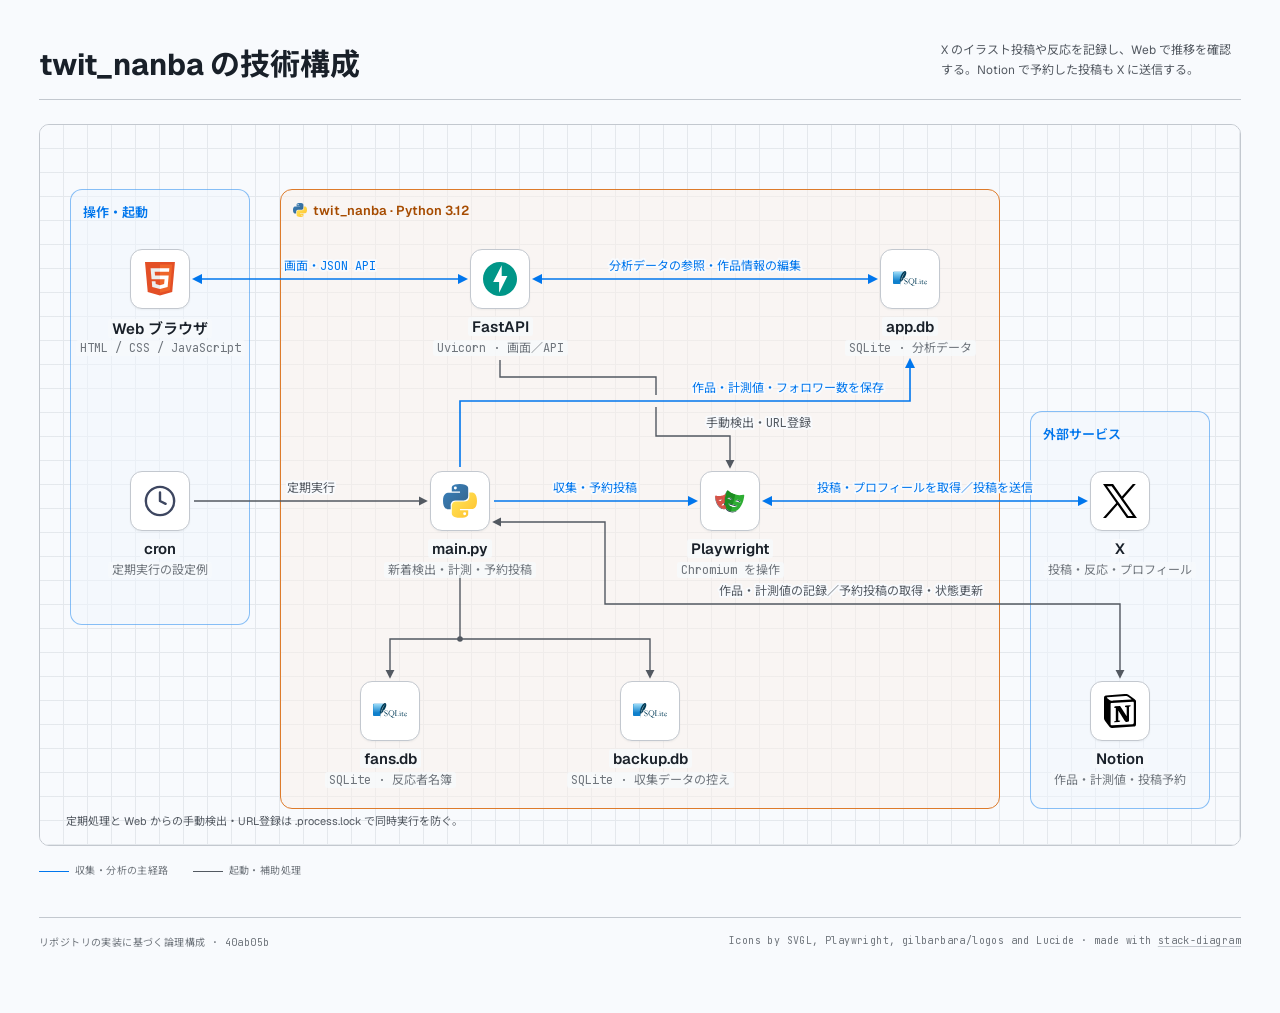
<file: docs/architecture.html>
<!DOCTYPE html>
<html lang="ja"><!-- set lang to the label language, e.g. "ja" for Japanese labels -->
<head>
<meta charset="UTF-8">
<meta name="viewport" content="width=device-width, initial-scale=1.0">
<title>twit_nanba の技術構成</title>
<style>
/* engineered-paper theme (cool near-white, one accent, mono labels)
 * All colors/fonts flow through the :root tokens — tweak tokens, not scattered values. */
:root {
  color-scheme: light;
  --color-paper:   oklch(98.5% 0.004 250);
  --color-paper-2: oklch(96.5% 0.005 252);
  --color-rule:    oklch(93% 0.007 255);    /* graph-paper grid */
  --color-rule-2:  oklch(83% 0.011 255);    /* hairline borders */
  --color-muted:   oklch(56% 0.013 255);
  --color-neutral: oklch(46% 0.015 255);    /* neutral edges */
  --color-ink-2:   oklch(34% 0.018 257);
  --color-ink:     oklch(24% 0.020 258);
  --color-accent:  oklch(58% 0.20 256);     /* primary-flow edges, one signal color */
  --color-graphite:oklch(24% 0.018 260);    /* dark tile for white/light logos */
  /* group palette A — warm vendor (e.g. Cloudflare/AWS orange). Retune hue per vendor. */
  --color-g1:      oklch(68% 0.15 55);
  --color-g1-soft: oklch(78% 0.12 55);
  --color-g1-ink:  oklch(52% 0.14 50);
  --color-g1-tint: oklch(96.5% 0.015 60 / .5);
  /* group palette B — accent-family (repo/tooling groups) */
  --color-accent-soft: oklch(58% 0.20 256 / .45);
  --color-accent-tint: oklch(97% 0.012 256 / .5);
  /* JP glyphs: name JP faces explicitly — bare sans-serif fallback on Linux picks Chinese-variant CJK */
  --font-display: "Geist", "Hiragino Sans", "Yu Gothic UI", "Noto Sans CJK JP", "Noto Sans JP", ui-sans-serif, system-ui, sans-serif;
  --font-body: "Hiragino Sans", "Yu Gothic UI", "Noto Sans CJK JP", "Noto Sans JP", ui-sans-serif, system-ui, sans-serif;
  --font-mono: "JetBrains Mono", ui-monospace, "SF Mono", Menlo, monospace;
  --space-xs: 4px; --space-sm: 8px; --space-md: 16px; --space-lg: 24px; --space-xl: 40px; --space-2xl: 64px;
  --radius-card: 10px; --radius-tile: 12px;
  /* translucent veil behind node label text: matches paper on plain canvas, blends into
     group tints instead of punching an off-color rectangle through them */
  --color-veil: oklch(98.5% 0.004 250 / .78);
}
/* Dark variant: set data-theme="dark" on <html>. Tiles stay white — brand logos are drawn
   for light grounds. Everything (arrowheads via context-stroke, legend via border-color)
   follows the tokens, so toggling the attribute is all it takes. */
[data-theme="dark"] {
  color-scheme: dark;
  --color-paper:   oklch(18% 0.012 255);
  --color-paper-2: oklch(22% 0.014 255);
  --color-rule:    oklch(24% 0.013 255);
  --color-rule-2:  oklch(38% 0.018 255);
  --color-muted:   oklch(65% 0.014 255);
  --color-neutral: oklch(72% 0.012 255);
  --color-ink-2:   oklch(85% 0.010 255);
  --color-ink:     oklch(94% 0.008 255);
  --color-accent:  oklch(70% 0.16 256);
  --color-graphite:oklch(31% 0.020 260);
  --color-g1:      oklch(70% 0.14 55);
  --color-g1-soft: oklch(58% 0.11 55);
  --color-g1-ink:  oklch(78% 0.12 55);
  --color-g1-tint: oklch(26% 0.030 60 / .40);
  --color-accent-soft: oklch(70% 0.16 256 / .5);
  --color-accent-tint: oklch(28% 0.045 256 / .35);
  --color-veil: oklch(18% 0.012 255 / .78);
}
@font-face { font-family:"Geist"; font-style:normal; font-weight:100 900; font-display:swap;
  src:url([data-uri]) format("woff2"); }
@font-face { font-family:"JetBrains Mono"; font-style:normal; font-weight:100 800; font-display:swap;
  src:url([data-uri]) format("woff2"); }
/* JetBrains Mono reads cramped at 9.5–11px; open every mono label slightly */
.kicker, .node .role, .el, .legend, .foot { letter-spacing: 0.04em; }
* { margin:0; padding:0; box-sizing:border-box; }
html, body { overflow-x: clip; }
body { background: var(--color-paper); color: var(--color-ink); font-family: var(--font-body); padding: var(--space-xl) var(--space-lg) var(--space-2xl); }
.page { width: fit-content; max-width: 100%; margin: 0 auto; }

.head { display:grid; grid-template-columns: 1fr auto; gap: var(--space-lg); align-items:end;
  padding-bottom: var(--space-md); border-bottom: 1px solid var(--color-rule-2); margin-bottom: var(--space-lg); }
.kicker { font-family: var(--font-mono); font-size: 11px;
  color: var(--color-accent); margin-bottom: var(--space-sm); }
h1 { font-family: var(--font-display); font-weight: 700; font-size: clamp(22px, 4vw, 30px);
  letter-spacing: -0.005em; line-height: 1.2; }
.lede { max-width: 300px; font-size: 12px; line-height: 1.7; color: var(--color-neutral); padding-bottom: 2px; }
@media (max-width: 680px) { .head { grid-template-columns: 1fr; align-items:start; } .lede { max-width:none; } }

.scroller { overflow-x: auto; border: 1px solid var(--color-rule-2); border-radius: var(--radius-card); }
/* CANVAS SIZE: set width/height here AND on svg.edges AND its viewBox — keep the three in sync */
.canvas { position: relative; width: 1200px; height: 720px; background: var(--color-paper);
  background-image:
    linear-gradient(var(--color-rule) 1px, transparent 1px),
    linear-gradient(90deg, var(--color-rule) 1px, transparent 1px);
  background-size: 24px 24px; background-position: -1px -1px; }

.group { position:absolute; border-radius: var(--radius-tile); }
/* group labels are names like node names (display font), written in the brand's own case.
   They sit inside the top-left corner, so the border stays unbroken and needs no mask */
.g-label { position:absolute; top:12px; left:12px; display:flex; align-items:center; gap:6px;
  font-family: var(--font-display); font-size: 12px; font-weight: 600;
  color: var(--color-neutral); white-space: nowrap; }
.g-label img { width: 14px; height: 14px; }
/* group labels sit on the group's tint, not on a white tile: in the dark theme swap in the brand's own
   dark-theme logo (lt/dk pair), or give a mark with black parts a white plate */
.g-label img.dk, .tile img.dk { display:none; }
[data-theme="dark"] .g-label img.lt, [data-theme="dark"] .tile img.lt { display:none; }
[data-theme="dark"] .g-label img.dk, [data-theme="dark"] .tile img.dk { display:block; }
[data-theme="dark"] .g-label img.plate { background:#fff; border-radius:3px; padding:2px; width:18px; height:18px; }
.group.ga { border:1.5px solid var(--color-g1); background: var(--color-g1-tint); }
.group.ga-nested { border:1.5px dashed var(--color-g1-soft); }
.group.gb { border:1.5px solid var(--color-accent-soft); background: var(--color-accent-tint); }
.group.ga > .g-label, .group.ga-nested > .g-label { color: var(--color-g1-ink); }
.group.gb > .g-label { color: var(--color-accent); }
.group.aws { border:1.5px solid var(--color-ink); border-radius:0; }
.group.aws > .g-label { top:-1.5px; left:-1.5px; gap:8px; color: var(--color-ink); }
.group.aws > .g-label img { width:30px; height:30px; }
.group.aws.az > .g-label { top:8px; left:12px; }
.group.aws.region, .group.aws.az { border-color:#00A4A6; border-style:dashed; }
.group.aws.vpc { border-color:#8C4FFF; }
.group.aws.private { border-color:#00A4A6; }
.group.aws.public { border-color:#7AA116; }
.group.gcp { border:1.5px solid #4285F4; border-radius:6px; }
.group.azure { border:1.5px solid #0078D4; border-radius:6px; }
.group.gcp > .g-label, .group.azure > .g-label { gap:8px; color: var(--color-ink); }
.group.gcp > .g-label img, .group.azure > .g-label img { width:20px; height:20px; }
.group.gcp.region, .group.azure.region { border-color: var(--color-rule-2); background: var(--color-paper-2); }
.group.gcp.vpc { border:1.5px dashed var(--color-ink-2); }
.group.gcp.subnet { border:1px dashed var(--color-neutral); }
.group.gcp.zone { border-color:#34A853; }
.group.azure.rg { border:1.5px dashed #0096D7; }
.group.azure.vnet { border:1.5px solid #A4CBFB; }
.group.azure.subnet { border:1px solid #A4CBFB; }
.group.azure.zone { border-color:#FFD965; }

.node { position:absolute; width:132px; text-align:center; }
.tile { width:60px; height:60px; margin:0 auto; border-radius: var(--radius-tile);
  background:#fff; border:1px solid var(--color-rule-2); display:grid; place-items:center;
  box-shadow: 0 1px 2px oklch(24% 0.02 258 / 0.05); transition: border-color .15s cubic-bezier(0.16,1,0.3,1); }
.node:hover .tile { border-color: var(--color-accent); }
.tile img { width:34px; height:34px; object-fit:contain; }
.tile.wide img { width:44px; }                       /* wide-aspect logos */
.tile.dark { background: var(--color-graphite); border-color: var(--color-graphite); }  /* white/light logos */
.tile.bare { background:none; border:none; box-shadow:none; }
.tile.bare img { width:60px; height:60px; }
.tile.bare.res img { width:44px; height:44px; }
.node .name { font-family: var(--font-display); font-weight:600; font-size:13px; margin-top: var(--space-sm); letter-spacing:0; }
.node .role { font-family: var(--font-mono); font-size:9.5px; color: var(--color-muted); margin-top:2px; }
/* veil behind label spans: crossing edges/grid fade behind text; translucent so it
   blends into group tints (a solid paper rectangle looks pasted-on inside tinted groups) */
.node .name span, .node .role span { background: var(--color-veil);
  padding: 0 var(--space-xs); border-radius: 3px; -webkit-box-decoration-break: clone; box-decoration-break: clone; }

svg.edges { position:absolute; inset:0; width:1200px; height:720px; pointer-events:none; }
.e  { stroke: var(--color-accent); stroke-width:1.6; fill:none; }   /* primary flow */
.n  { stroke: var(--color-neutral); stroke-width:1.4; fill:none; }  /* internal */
path.aws { stroke: var(--color-ink); stroke-width:1.6; fill:none; }
.dash { stroke-dasharray:4 5; }                                     /* dev / deploy */
.el { font-family: var(--font-mono); font-size:10.5px; fill: var(--color-neutral);
  paint-order: stroke; stroke: var(--color-paper); stroke-width:4px; stroke-linejoin:round; }  /* halo */
.el.a { fill: var(--color-accent); }

.legend { display:flex; gap: var(--space-lg); align-items:center; margin-top: var(--space-md);
  font-family: var(--font-mono); font-size:10px; color: var(--color-muted); flex-wrap:wrap; }
.legend .sw { display:inline-block; width:30px; vertical-align:middle; margin-right:6px;
  border-top:1.6px solid var(--color-accent); }
.legend .sw.n { border-color: var(--color-neutral); border-top-width:1.4px; }
.legend .sw.dash { border-top-style: dashed; }

.foot { margin-top: var(--space-xl); padding-top: var(--space-md); border-top: 1px solid var(--color-rule-2);
  display:flex; justify-content:space-between; gap: var(--space-md); flex-wrap:wrap;
  font-family: var(--font-mono); font-size:10px; color: var(--color-muted); }
.foot a { color: inherit; text-decoration-color: var(--color-rule-2); text-underline-offset: 2px; }
.foot a:hover { color: var(--color-accent); }

.node .name { font-size:15px; }
.node .role, .el { font-size:12px; letter-spacing:0; }
.g-label { font-size:13px; }
.canvas-note { position:absolute; bottom:17px; left:26px; color:var(--color-neutral);
  font:11px var(--font-body); }
.foot { flex-wrap:wrap; }
@font-face {
  font-family: "Noto Sans JP Diagram";
  font-style: normal;
  font-weight: 100 900;
  src: url([data-uri]) format("woff2");
}
:root {
  --font-display: "Geist", "Noto Sans JP Diagram", sans-serif;
  --font-body: "Geist", "Noto Sans JP Diagram", sans-serif;
  --font-mono: "JetBrains Mono", "Noto Sans JP Diagram", monospace;
}
</style>
<!-- Noto Sans JP license
Copyright 2014-2021 Adobe (http://www.adobe.com/), with Reserved Font Name 'Source'

This Font Software is licensed under the SIL Open Font License, Version 1.1.
This license is copied below, and is also available with a FAQ at:
https://scripts.sil.org/OFL


-----------------------------------------------------------
SIL OPEN FONT LICENSE Version 1.1 - 26 February 2007
-----------------------------------------------------------

PREAMBLE
The goals of the Open Font License (OFL) are to stimulate worldwide
development of collaborative font projects, to support the font creation
efforts of academic and linguistic communities, and to provide a free and
open framework in which fonts may be shared and improved in partnership
with others.

The OFL allows the licensed fonts to be used, studied, modified and
redistributed freely as long as they are not sold by themselves. The
fonts, including any derivative works, can be bundled, embedded,
redistributed and/or sold with any software provided that any reserved
names are not used by derivative works. The fonts and derivatives,
however, cannot be released under any other type of license. The
requirement for fonts to remain under this license does not apply
to any document created using the fonts or their derivatives.

DEFINITIONS
"Font Software" refers to the set of files released by the Copyright
Holder(s) under this license and clearly marked as such. This may
include source files, build scripts and documentation.

"Reserved Font Name" refers to any names specified as such after the
copyright statement(s).

"Original Version" refers to the collection of Font Software components as
distributed by the Copyright Holder(s).

"Modified Version" refers to any derivative made by adding to, deleting,
or substituting -- in part or in whole -- any of the components of the
Original Version, by changing formats or by porting the Font Software to a
new environment.

"Author" refers to any designer, engineer, programmer, technical
writer or other person who contributed to the Font Software.

PERMISSION & CONDITIONS
Permission is hereby granted, free of charge, to any person obtaining
a copy of the Font Software, to use, study, copy, merge, embed, modify,
redistribute, and sell modified and unmodified copies of the Font
Software, subject to the following conditions:

1) Neither the Font Software nor any of its individual components,
in Original or Modified Versions, may be sold by itself.

2) Original or Modified Versions of the Font Software may be bundled,
redistributed and/or sold with any software, provided that each copy
contains the above copyright notice and this license. These can be
included either as stand-alone text files, human-readable headers or
in the appropriate machine-readable metadata fields within text or
binary files as long as those fields can be easily viewed by the user.

3) No Modified Version of the Font Software may use the Reserved Font
Name(s) unless explicit written permission is granted by the corresponding
Copyright Holder. This restriction only applies to the primary font name as
presented to the users.

4) The name(s) of the Copyright Holder(s) or the Author(s) of the Font
Software shall not be used to promote, endorse or advertise any
Modified Version, except to acknowledge the contribution(s) of the
Copyright Holder(s) and the Author(s) or with their explicit written
permission.

5) The Font Software, modified or unmodified, in part or in whole,
must be distributed entirely under this license, and must not be
distributed under any other license. The requirement for fonts to
remain under this license does not apply to any document created
using the Font Software.

TERMINATION
This license becomes null and void if any of the above conditions are
not met.

DISCLAIMER
THE FONT SOFTWARE IS PROVIDED "AS IS", WITHOUT WARRANTY OF ANY KIND,
EXPRESS OR IMPLIED, INCLUDING BUT NOT LIMITED TO ANY WARRANTIES OF
MERCHANTABILITY, FITNESS FOR A PARTICULAR PURPOSE AND NONINFRINGEMENT
OF COPYRIGHT, PATENT, TRADEMARK, OR OTHER RIGHT. IN NO EVENT SHALL THE
COPYRIGHT HOLDER BE LIABLE FOR ANY CLAIM, DAMAGES OR OTHER LIABILITY,
INCLUDING ANY GENERAL, SPECIAL, INDIRECT, INCIDENTAL, OR CONSEQUENTIAL
DAMAGES, WHETHER IN AN ACTION OF CONTRACT, TORT OR OTHERWISE, ARISING
FROM, OUT OF THE USE OR INABILITY TO USE THE FONT SOFTWARE OR FROM
OTHER DEALINGS IN THE FONT SOFTWARE.

-->
</head>

<body>
<main class="page">
  <header class="head">
    <h1>twit_nanba の技術構成</h1>
    <p class="lede">X のイラスト投稿や反応を記録し、Web で推移を確認する。Notion で予約した投稿も X に送信する。</p>
  </header>
  <div class="scroller" tabindex="0" role="region" aria-label="技術構成図。横にスクロールできます。">
    <div class="canvas">
      <div class="group gb" style="left:30px;top:64px;width:180px;height:436px">
        <div class="g-label">操作・起動</div>
      </div>
      <div class="group ga" style="left:240px;top:64px;width:720px;height:620px">
        <div class="g-label"><img src="[data-uri]" alt="">twit_nanba · Python 3.12</div>
      </div>
      <div class="group gb" style="left:990px;top:286px;width:180px;height:398px">
        <div class="g-label">外部サービス</div>
      </div>
      <svg class="edges" viewBox="0 0 1200 720" aria-hidden="true">
        <defs>
          <marker id="ar" viewBox="0 0 10 10" refX="8" refY="5" markerWidth="6.5" markerHeight="6.5" orient="auto-start-reverse">
            <path d="M0 0 L10 5 L0 10 z" fill="context-stroke"/>
          </marker>
        </defs>
        <path class="e" d="M154 154 H426" marker-start="url(#ar)" marker-end="url(#ar)"/>
        <text class="el a" x="290" y="145" text-anchor="middle">画面・JSON API</text>
        <path class="e" d="M494 154 H836" marker-start="url(#ar)" marker-end="url(#ar)"/>
        <text class="el a" x="665" y="145" text-anchor="middle">分析データの参照・作品情報の編集</text>
        <path class="n" d="M154 376 H386" marker-end="url(#ar)"/>
        <text class="el" x="271" y="367" text-anchor="middle">定期実行</text>
        <path class="e" d="M420 342 V276 H870 V235" marker-end="url(#ar)"/>
        <text class="el a" x="748" y="267" text-anchor="middle">作品・計測値・フォロワー数を保存</text>
        <path class="n" d="M460 235 V252 H616 V270"/>
        <path class="n" d="M616 282 V311 H690 V342" marker-end="url(#ar)"/>
        <text class="el" x="718" y="302" text-anchor="middle">手動検出・URL登録</text>
        <path class="e" d="M454 376 H656" marker-end="url(#ar)"/>
        <text class="el a" x="555" y="367" text-anchor="middle">収集・予約投稿</text>
        <path class="e" d="M724 376 H1046" marker-start="url(#ar)" marker-end="url(#ar)"/>
        <text class="el a" x="885" y="367" text-anchor="middle">投稿・プロフィールを取得／投稿を送信</text>
        <path class="n" d="M454 397 H565 V479 H1080 V552" marker-start="url(#ar)" marker-end="url(#ar)"/>
        <text class="el" x="811" y="470" text-anchor="middle">作品・計測値の記録／予約投稿の取得・状態更新</text>
        <path class="n" d="M420 450 V514"/>
        <path class="n" d="M420 514 H350 V552" marker-end="url(#ar)"/>
        <path class="n" d="M420 514 H610 V552" marker-end="url(#ar)"/>
        <circle cx="420" cy="514" r="2.8" fill="var(--color-neutral)"/>
      </svg>
      <div class="node" style="left:33px;top:124px;width:174px">
        <div class="tile"><img src="[data-uri]" alt=""></div>
        <div class="name"><span>Web ブラウザ</span></div>
        <div class="role"><span>HTML / CSS / JavaScript</span></div>
      </div>
      <div class="node" style="left:373px;top:124px;width:174px">
        <div class="tile"><img src="[data-uri]" alt=""></div>
        <div class="name"><span>FastAPI</span></div>
        <div class="role"><span>Uvicorn · 画面／API</span></div>
      </div>
      <div class="node" style="left:783px;top:124px;width:174px">
        <div class="tile"><img src="[data-uri]" alt=""></div>
        <div class="name"><span>app.db</span></div>
        <div class="role"><span>SQLite · 分析データ</span></div>
      </div>
      <div class="node" style="left:33px;top:346px;width:174px">
        <div class="tile"><img src="[data-uri]" alt=""></div>
        <div class="name"><span>cron</span></div>
        <div class="role"><span>定期実行の設定例</span></div>
      </div>
      <div class="node" style="left:333px;top:346px;width:174px">
        <div class="tile"><img src="[data-uri]" alt=""></div>
        <div class="name"><span>main.py</span></div>
        <div class="role"><span>新着検出・計測・予約投稿</span></div>
      </div>
      <div class="node" style="left:603px;top:346px;width:174px">
        <div class="tile"><img src="[data-uri]" alt=""></div>
        <div class="name"><span>Playwright</span></div>
        <div class="role"><span>Chromium を操作</span></div>
      </div>
      <div class="node" style="left:993px;top:346px;width:174px">
        <div class="tile"><img src="[data-uri]" alt=""></div>
        <div class="name"><span>X</span></div>
        <div class="role"><span>投稿・反応・プロフィール</span></div>
      </div>
      <div class="node" style="left:263px;top:556px;width:174px">
        <div class="tile"><img src="[data-uri]" alt=""></div>
        <div class="name"><span>fans.db</span></div>
        <div class="role"><span>SQLite · 反応者名簿</span></div>
      </div>
      <div class="node" style="left:523px;top:556px;width:174px">
        <div class="tile"><img src="[data-uri]" alt=""></div>
        <div class="name"><span>backup.db</span></div>
        <div class="role"><span>SQLite · 収集データの控え</span></div>
      </div>
      <div class="node" style="left:993px;top:556px;width:174px">
        <div class="tile"><img src="[data-uri]" alt=""></div>
        <div class="name"><span>Notion</span></div>
        <div class="role"><span>作品・計測値・投稿予約</span></div>
      </div>

      <p class="canvas-note">定期処理と Web からの手動検出・URL登録は .process.lock で同時実行を防ぐ。</p>
    </div>
  </div>
  <div class="legend">
    <span><span class="sw"></span>収集・分析の主経路</span>
    <span><span class="sw n"></span>起動・補助処理</span>
  </div>
  <footer class="foot">
    <span>リポジトリの実装に基づく論理構成 · 40ab05b</span>
    <span>Icons by SVGL, Playwright, gilbarbara/logos and Lucide · made with <a href="https://github.com/caru-ini/stack-diagram" target="_blank" rel="noopener">stack-diagram</a></span>
  </footer>
</main>
</body>
</html>
</file>
